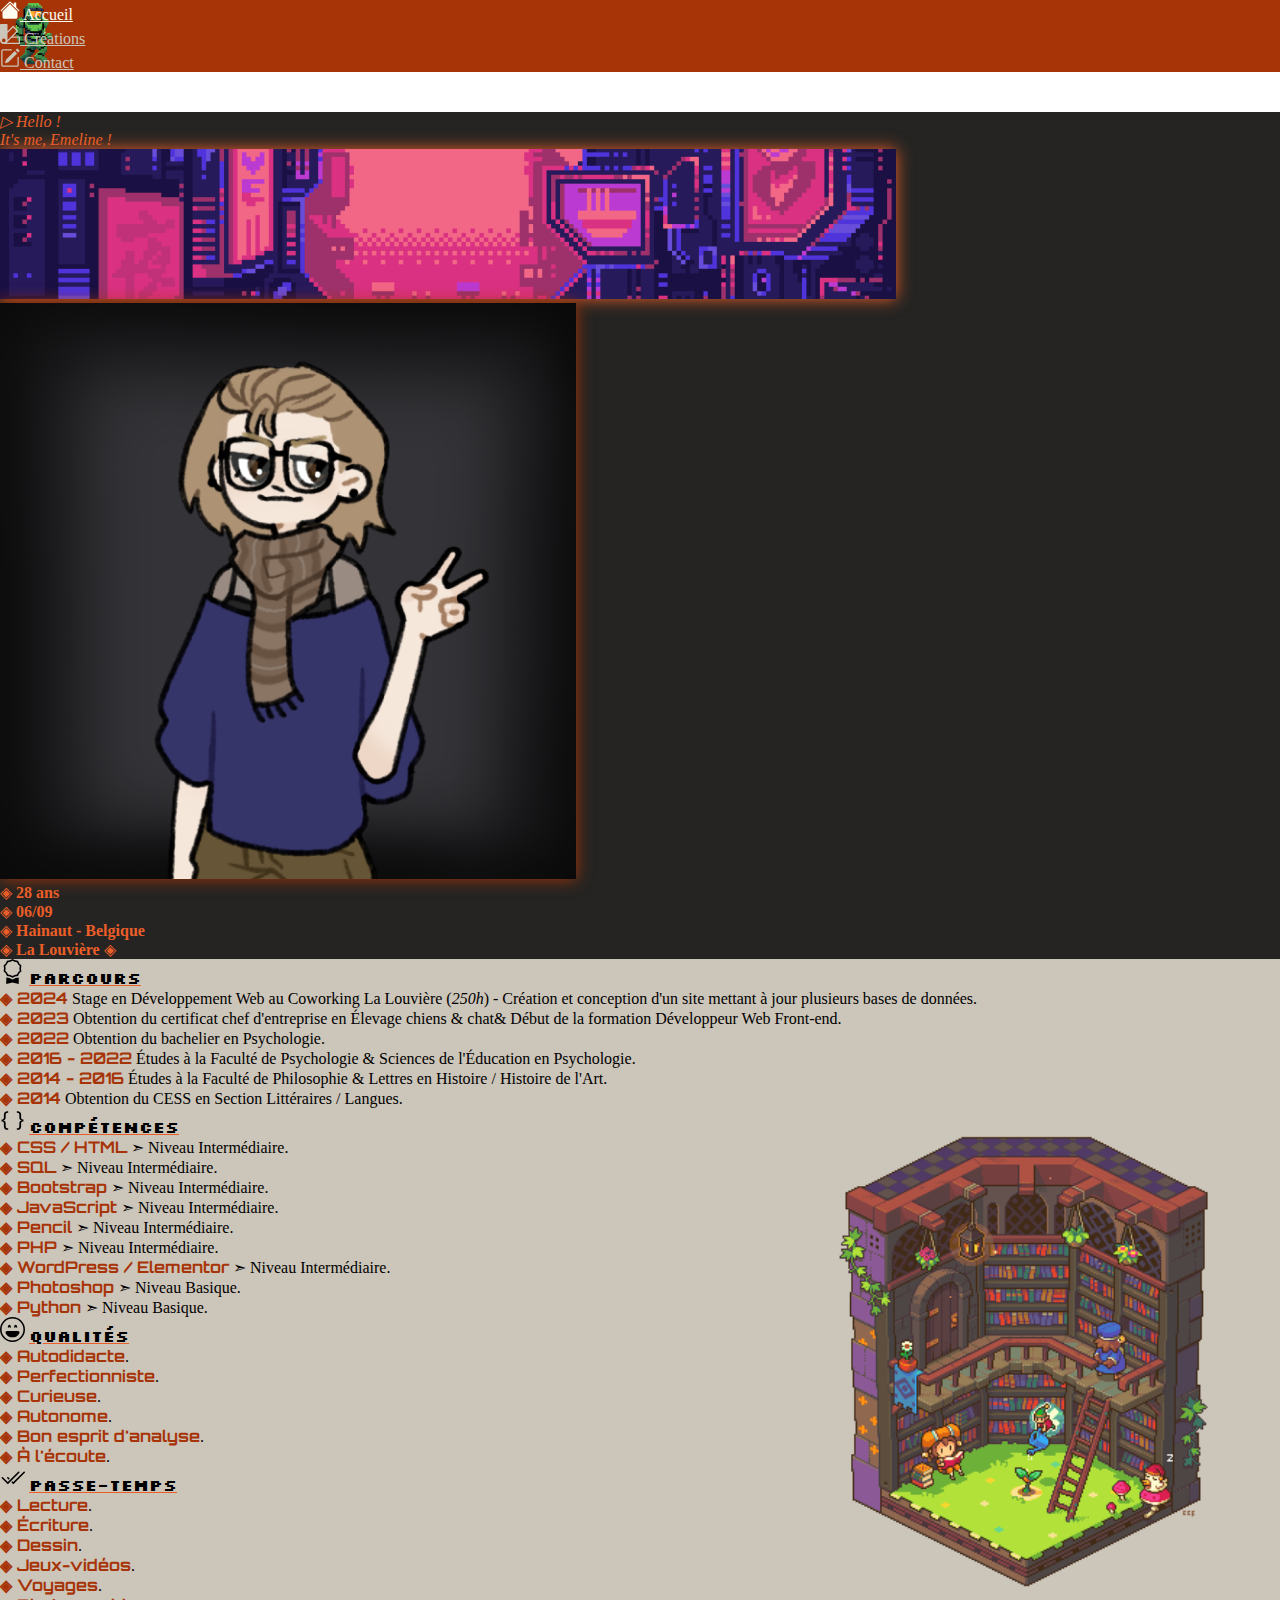
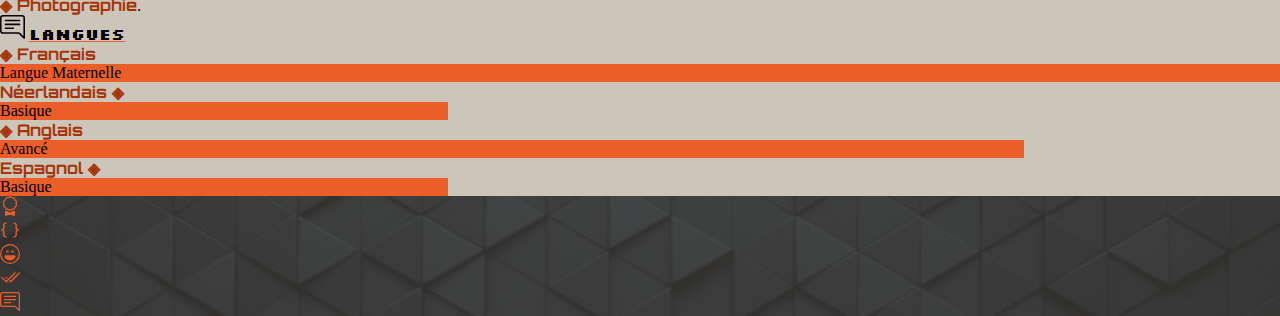
<file: index.html>
<!DOCTYPE html>
<html lang="fr">

<head>
    <meta charset="UTF-8">
    <meta name="viewport" content="width=device-width, initial-scale=1.0">
    <title>CV de Emeline De Roo</title>
    <link rel="preconnect" href="https://fonts.googleapis.com">
    <link rel="preconnect" href="https://fonts.gstatic.com" crossorigin>
    <link href="https://fonts.googleapis.com/css2?family=Orbitron&family=Silkscreen&display=swap" rel="stylesheet">
    <link href="https://cdn.jsdelivr.net/npm/bootstrap@5.3.2/dist/css/bootstrap.min.css" rel="stylesheet"
        integrity="sha384-T3c6CoIi6uLrA9TneNEoa7RxnatzjcDSCmG1MXxSR1GAsXEV/Dwwykc2MPK8M2HN" crossorigin="anonymous">
    <link rel="stylesheet" href="style.css">
</head>

<body>
    <header class="fixed-top">
        <nav>
            <div class="container-fluid">
                <div class="d-flex flex-wrap">
                    <ul
                        class="nav col-12 col-lg-autojustify-content-center align-items-center justify-content-center justify-content-sm-end text-small">
                        <li>
                            <a href="index.html" class="nav-link">
                                <svg xmlns="http://www.w3.org/2000/svg" width="20" height="20" fill="currentColor"
                                    class="bi bi-house-fill" viewBox="0 0 16 16">
                                    <path
                                        d="M8.707 1.5a1 1 0 0 0-1.414 0L.646 8.146a.5.5 0 0 0 .708.708L8 2.207l6.646 6.647a.5.5 0 0 0 .708-.708L13 5.793V2.5a.5.5 0 0 0-.5-.5h-1a.5.5 0 0 0-.5.5v1.293z" />
                                    <path
                                        d="m8 3.293 6 6V13.5a1.5 1.5 0 0 1-1.5 1.5h-9A1.5 1.5 0 0 1 2 13.5V9.293l6-6Z" />
                                </svg>
                                <span class="d-none d-lg-inline">Accueil</span>
                            </a>
                        </li>
                        <li>
                            <a href="créations/index.html" class="nav-link">
                                <svg xmlns="http://www.w3.org/2000/svg" width="20" height="20" fill="currentColor"
                                    class="bi bi-palette2" viewBox="0 0 16 16">
                                    <path
                                        d="M0 .5A.5.5 0 0 1 .5 0h5a.5.5 0 0 1 .5.5v5.277l4.147-4.131a.5.5 0 0 1 .707 0l3.535 3.536a.5.5 0 0 1 0 .708L10.261 10H15.5a.5.5 0 0 1 .5.5v5a.5.5 0 0 1-.5.5H3a2.99 2.99 0 0 1-2.121-.879A2.99 2.99 0 0 1 0 13.044m6-.21 7.328-7.3-2.829-2.828L6 7.188v5.647zM4.5 13a1.5 1.5 0 1 0-3 0 1.5 1.5 0 0 0 3 0M15 15v-4H9.258l-4.015 4zM0 .5v12.495z" />
                                    <path d="M0 12.995V13a3.07 3.07 0 0 0 0-.005" />
                                </svg>
                                <span class="d-none d-lg-inline">Créations</span>
                            </a>
                        </li>
                        <li>
                            <a href="contact/index.html" class="nav-link">
                                <svg xmlns="http://www.w3.org/2000/svg" width="20" height="20" fill="currentColor"
                                    class="bi bi-pencil-square" viewBox="0 0 16 16">
                                    <path
                                        d="M15.502 1.94a.5.5 0 0 1 0 .706L14.459 3.69l-2-2L13.502.646a.5.5 0 0 1 .707 0l1.293 1.293zm-1.75 2.456-2-2L4.939 9.21a.5.5 0 0 0-.121.196l-.805 2.414a.25.25 0 0 0 .316.316l2.414-.805a.5.5 0 0 0 .196-.12l6.813-6.814z" />
                                    <path fill-rule="evenodd"
                                        d="M1 13.5A1.5 1.5 0 0 0 2.5 15h11a1.5 1.5 0 0 0 1.5-1.5v-6a.5.5 0 0 0-1 0v6a.5.5 0 0 1-.5.5h-11a.5.5 0 0 1-.5-.5v-11a.5.5 0 0 1 .5-.5H9a.5.5 0 0 0 0-1H2.5A1.5 1.5 0 0 0 1 2.5z" />
                                </svg>
                                <span class="d-none d-lg-inline">Contact</span>
                            </a>
                        </li>
                    </ul>
                </div>
            </div>
        </nav>
    </header>

    <main>
        <div class="contenu d-flex flex-column flex-sm-row">
            <div class="intro d-flex flex-wrap align-items-center order-sm-1 text-center">
                <p class="py-2 pt-sm-0 col-12 m-auto"><em>▷ Hello ! <br class="d-none d-lg-block">
                        It's me, Emeline !</em></p>
                <img src="assets/images/back.gif" alt="Décor futuriste en pixel art par Alley"
                    class="img1 d-none d-lg-block border border-5 mx-auto">
                <img src="assets/images/avatar.png" alt="Avatar fait sur Picrew"
                    class="img-thumbnail rounded-circle mx-auto">
                <p class="py-2 pt-sm-0 col-12 m-auto">
                    ◈ <strong>28 ans</strong><br class="d-none d-sm-block">
                    ◈ <strong>06/09</strong><br class="d-none d-sm-block">
                    ◈ <strong>Hainaut - Belgique</strong><br class="d-none d-sm-block">
                    ◈ <strong>La Louvière</strong> <span class="d-sm-none">◈</span><br class="d-none d-lg-block">
            </div>
            <div data-bs-spy="scroll" data-bs-target="#navbar-example2" data-bs-root-margin="0px 0px -40%"
                data-bs-smooth-scroll="true"
                class="scrollspy-example d-grid order-sm-3 col-sm-6 col-md-8 col-xl-9 px-2 px-sm-4 py-3" tabindex="0">
                <h4 id="scrollspyHeading1" class="d-flex align-items-end mx-5 mb-3 text-uppercase">
                    <svg xmlns="http://www.w3.org/2000/svg" width="25" height="25" fill="currentColor"
                        class="bi bi-award me-2" viewBox="0 0 16 16">
                        <path
                            d="M9.669.864 8 0 6.331.864l-1.858.282-.842 1.68-1.337 1.32L2.6 6l-.306 1.854 1.337 1.32.842 1.68 1.858.282L8 12l1.669-.864 1.858-.282.842-1.68 1.337-1.32L13.4 6l.306-1.854-1.337-1.32-.842-1.68zm1.196 1.193.684 1.365 1.086 1.072L12.387 6l.248 1.506-1.086 1.072-.684 1.365-1.51.229L8 10.874l-1.355-.702-1.51-.229-.684-1.365-1.086-1.072L3.614 6l-.25-1.506 1.087-1.072.684-1.365 1.51-.229L8 1.126l1.356.702z" />
                        <path d="M4 11.794V16l4-1 4 1v-4.206l-2.018.306L8 13.126 6.018 12.1z" />
                    </svg>
                    <span>Parcours</span>
                </h4>
                <p>
                    <span>◈ 2024</span>
                    Stage en Développement Web au Coworking La Louvière (<i>250h</i>) - Création et conception d'un site
                    mettant à jour plusieurs bases de données.<br>
                    <span>◈ 2023</span>
                    Obtention du certificat chef d'entreprise en Élevage chiens & chat& Début de la formation
                    Développeur Web Front-end.<br>
                    <span>◈ 2022</span>
                    Obtention du bachelier en Psychologie.<br>
                    <span>◈ 2016 - 2022</span>
                    Études à la Faculté de Psychologie & Sciences de l'Éducation en Psychologie.<br>
                    <span>◈ 2014 - 2016</span>
                    Études à la Faculté de Philosophie & Lettres en Histoire / Histoire de l'Art.<br>
                    <span>◈ 2014</span>
                    Obtention du CESS en Section Littéraires / Langues.
                </p>
                <div class="bloc-infos d-sm-flex flex-wrap">
                    <div>
                        <h4 id="scrollspyHeading2" class="d-flex align-items-end mx-5 my-3 text-uppercase">
                            <svg xmlns="http://www.w3.org/2000/svg" width="25" height="25" fill="currentColor"
                                class="bi bi-braces me-2" viewBox="0 0 16 16">
                                <path
                                    d="M2.114 8.063V7.9c1.005-.102 1.497-.615 1.497-1.6V4.503c0-1.094.39-1.538 1.354-1.538h.273V2h-.376C3.25 2 2.49 2.759 2.49 4.352v1.524c0 1.094-.376 1.456-1.49 1.456v1.299c1.114 0 1.49.362 1.49 1.456v1.524c0 1.593.759 2.352 2.372 2.352h.376v-.964h-.273c-.964 0-1.354-.444-1.354-1.538V9.663c0-.984-.492-1.497-1.497-1.6zM13.886 7.9v.163c-1.005.103-1.497.616-1.497 1.6v1.798c0 1.094-.39 1.538-1.354 1.538h-.273v.964h.376c1.613 0 2.372-.759 2.372-2.352v-1.524c0-1.094.376-1.456 1.49-1.456V7.332c-1.114 0-1.49-.362-1.49-1.456V4.352C13.51 2.759 12.75 2 11.138 2h-.376v.964h.273c.964 0 1.354.444 1.354 1.538V6.3c0 .984.492 1.497 1.497 1.6" />
                            </svg>
                            <span>Compétences</span>
                        </h4>
                        <p>
                            <span>◈ CSS / HTML</span> ➣ Niveau Intermédiaire.<br>
                            <span>◈ SQL</span> ➣ Niveau Intermédiaire.<br>
                            <span>◈ Bootstrap</span> ➣ Niveau Intermédiaire.<br>
                            <span>◈ JavaScript</span> ➣ Niveau Intermédiaire.<br>
                            <span>◈ Pencil</span> ➣ Niveau Intermédiaire.<br>
                            <span>◈ PHP</span> ➣ Niveau Intermédiaire.<br>
                            <span>◈ WordPress / Elementor</span> ➣ Niveau Intermédiaire.<br>
                            <span>◈ Photoshop</span> ➣ Niveau Basique.<br>
                            <span>◈ Python</span> ➣ Niveau Basique.
                        </p>
                    </div>
                    <div>
                        <h4 id="scrollspyHeading4" class="d-flex align-items-end my-3 text-uppercase">
                            <svg xmlns="http://www.w3.org/2000/svg" width="25" height="25" fill="currentColor"
                                class="bi bi-emoji-laughing me-2" viewBox="0 0 16 16">
                                <path d="M8 15A7 7 0 1 1 8 1a7 7 0 0 1 0 14m0 1A8 8 0 1 0 8 0a8 8 0 0 0 0 16" />
                                <path
                                    d="M12.331 9.5a1 1 0 0 1 0 1A4.998 4.998 0 0 1 8 13a4.998 4.998 0 0 1-4.33-2.5A1 1 0 0 1 4.535 9h6.93a1 1 0 0 1 .866.5M7 6.5c0 .828-.448 0-1 0s-1 .828-1 0S5.448 5 6 5s1 .672 1 1.5m4 0c0 .828-.448 0-1 0s-1 .828-1 0S9.448 5 10 5s1 .672 1 1.5" />
                            </svg>
                            <span>Qualités</span>
                        </h4>
                        <p>
                            <span>◈ Autodidacte</span>.<br>
                            <span>◈ Perfectionniste</span>.<br>
                            <span>◈ Curieuse</span>.<br>
                            <span>◈ Autonome</span>.<br>
                            <span>◈ Bon esprit d'analyse</span>.<br>
                            <span>◈ À l'écoute</span>.<br>
                        </p>
                    </div>
                    <div>
                        <h4 id="scrollspyHeading5" class="d-flex align-items-end my-3 text-uppercase">
                            <svg xmlns="http://www.w3.org/2000/svg" width="25" height="25" fill="currentColor"
                                class="bi bi-check2-all me-2" viewBox="0 0 16 16">
                                <path
                                    d="M12.354 4.354a.5.5 0 0 0-.708-.708L5 10.293 1.854 7.146a.5.5 0 1 0-.708.708l3.5 3.5a.5.5 0 0 0 .708 0l7-7zm-4.208 7-.896-.897.707-.707.543.543 6.646-6.647a.5.5 0 0 1 .708.708l-7 7a.5.5 0 0 1-.708 0z" />
                                <path d="m5.354 7.146.896.897-.707.707-.897-.896a.5.5 0 1 1 .708-.708" />
                            </svg>
                            <span>Passe-temps</span>
                        </h4>
                        <p>
                            <span>◈ Lecture</span>.<br>
                            <span>◈ Écriture</span>.<br>
                            <span>◈ Dessin</span>.<br>
                            <span>◈ Jeux-vidéos</span>.<br>
                            <span>◈ Voyages</span>.<br>
                            <span>◈ Photographie</span>.<br>
                        </p>
                    </div>
                </div>
                <h4 id="scrollspyHeading3" class="d-flex align-items-end mx-5 my-3 text-uppercase">
                    <svg xmlns="http://www.w3.org/2000/svg" width="25" height="25" fill="currentColor"
                        class="bi bi-chat-right-text me-2" viewBox="0 0 16 16">
                        <path
                            d="M2 1a1 1 0 0 0-1 1v8a1 1 0 0 0 1 1h9.586a2 2 0 0 1 1.414.586l2 2V2a1 1 0 0 0-1-1zm12-1a2 2 0 0 1 2 2v12.793a.5.5 0 0 1-.854.353l-2.853-2.853a1 1 0 0 0-.707-.293H2a2 2 0 0 1-2-2V2a2 2 0 0 1 2-2z" />
                        <path
                            d="M3 3.5a.5.5 0 0 1 .5-.5h9a.5.5 0 0 1 0 1h-9a.5.5 0 0 1-.5-.5M3 6a.5.5 0 0 1 .5-.5h9a.5.5 0 0 1 0 1h-9A.5.5 0 0 1 3 6m0 2.5a.5.5 0 0 1 .5-.5h5a.5.5 0 0 1 0 1h-5a.5.5 0 0 1-.5-.5" />
                    </svg>
                    <span>Langues</span>
                </h4>
                <div class="row">
                    <div class="langues col-6">
                        <span>◈ Français</span>
                        <div class="progress" role="progressbar" aria-label="Example with label" aria-valuenow="100"
                            aria-valuemin="0" aria-valuemax="100">
                            <div class="progress-bar" style="width: 100%">Langue Maternelle</div>
                        </div>
                    </div>
                    <div class="langues col-6 text-end">
                        <span>Néerlandais ◈</span>
                        <div class="progress" role="progressbar" aria-label="Example with label" aria-valuenow="100"
                            aria-valuemin="0" aria-valuemax="100">
                            <div class="progress-bar" style="width: 35%">Basique</div>
                        </div>
                    </div>
                    <div class="langues col-6">
                        <span>◈ Anglais</span>
                        <div class="progress" role="progressbar" aria-label="Example with label" aria-valuenow="100"
                            aria-valuemin="0" aria-valuemax="100">
                            <div class="progress-bar" style="width: 80%">Avancé</div>
                        </div>
                    </div>
                    <div class="langues col-6 text-end">
                        <span>Espagnol ◈</span>
                        <div class="progress" role="progressbar" aria-label="Example with label" aria-valuenow="100"
                            aria-valuemin="0" aria-valuemax="100">
                            <div class="progress-bar" style="width: 35%">Basique</div>
                        </div>
                    </div>
                </div>
            </div>

            <div id="navbar-example2" class="navonglet d-sm-none py-2">
                <ul class="nav nav-pills">
                    <li class="nav-item m-auto">
                        <a class="nav-link" href="#scrollspyHeading1" title="Parcours">
                            <svg xmlns="http://www.w3.org/2000/svg" width="20" height="20" fill="currentColor"
                                class="bi bi-award" viewBox="0 0 16 16">
                                <path
                                    d="M9.669.864 8 0 6.331.864l-1.858.282-.842 1.68-1.337 1.32L2.6 6l-.306 1.854 1.337 1.32.842 1.68 1.858.282L8 12l1.669-.864 1.858-.282.842-1.68 1.337-1.32L13.4 6l.306-1.854-1.337-1.32-.842-1.68zm1.196 1.193.684 1.365 1.086 1.072L12.387 6l.248 1.506-1.086 1.072-.684 1.365-1.51.229L8 10.874l-1.355-.702-1.51-.229-.684-1.365-1.086-1.072L3.614 6l-.25-1.506 1.087-1.072.684-1.365 1.51-.229L8 1.126l1.356.702z" />
                                <path d="M4 11.794V16l4-1 4 1v-4.206l-2.018.306L8 13.126 6.018 12.1z" />
                            </svg>
                        </a>
                    </li>
                    <li class="nav-item m-auto">
                        <a class="nav-link" href="#scrollspyHeading2" title="Compétences">
                            <svg xmlns="http://www.w3.org/2000/svg" width="20" height="20" fill="currentColor"
                                class="bi bi-braces" viewBox="0 0 16 16">
                                <path
                                    d="M2.114 8.063V7.9c1.005-.102 1.497-.615 1.497-1.6V4.503c0-1.094.39-1.538 1.354-1.538h.273V2h-.376C3.25 2 2.49 2.759 2.49 4.352v1.524c0 1.094-.376 1.456-1.49 1.456v1.299c1.114 0 1.49.362 1.49 1.456v1.524c0 1.593.759 2.352 2.372 2.352h.376v-.964h-.273c-.964 0-1.354-.444-1.354-1.538V9.663c0-.984-.492-1.497-1.497-1.6zM13.886 7.9v.163c-1.005.103-1.497.616-1.497 1.6v1.798c0 1.094-.39 1.538-1.354 1.538h-.273v.964h.376c1.613 0 2.372-.759 2.372-2.352v-1.524c0-1.094.376-1.456 1.49-1.456V7.332c-1.114 0-1.49-.362-1.49-1.456V4.352C13.51 2.759 12.75 2 11.138 2h-.376v.964h.273c.964 0 1.354.444 1.354 1.538V6.3c0 .984.492 1.497 1.497 1.6" />
                            </svg>

                        </a>
                    </li>
                    <li class="nav-item m-auto">
                        <a class="nav-link" href="#scrollspyHeading4" title="Qualités">
                            <svg xmlns="http://www.w3.org/2000/svg" width="20" height="20" fill="currentColor"
                                class="bi bi-emoji-laughing me-2" viewBox="0 0 16 16">
                                <path d="M8 15A7 7 0 1 1 8 1a7 7 0 0 1 0 14m0 1A8 8 0 1 0 8 0a8 8 0 0 0 0 16" />
                                <path
                                    d="M12.331 9.5a1 1 0 0 1 0 1A4.998 4.998 0 0 1 8 13a4.998 4.998 0 0 1-4.33-2.5A1 1 0 0 1 4.535 9h6.93a1 1 0 0 1 .866.5M7 6.5c0 .828-.448 0-1 0s-1 .828-1 0S5.448 5 6 5s1 .672 1 1.5m4 0c0 .828-.448 0-1 0s-1 .828-1 0S9.448 5 10 5s1 .672 1 1.5" />
                            </svg>
                        </a>
                    </li>
                    <li class="nav-item m-auto">
                        <a class="nav-link" href="#scrollspyHeading5" title="Passe-temps">
                            <svg xmlns="http://www.w3.org/2000/svg" width="20" height="20" fill="currentColor"
                                class="bi bi-check2-all" viewBox="0 0 16 16">
                                <path
                                    d="M12.354 4.354a.5.5 0 0 0-.708-.708L5 10.293 1.854 7.146a.5.5 0 1 0-.708.708l3.5 3.5a.5.5 0 0 0 .708 0l7-7zm-4.208 7-.896-.897.707-.707.543.543 6.646-6.647a.5.5 0 0 1 .708.708l-7 7a.5.5 0 0 1-.708 0z" />
                                <path d="m5.354 7.146.896.897-.707.707-.897-.896a.5.5 0 1 1 .708-.708" />
                            </svg>
                        </a>
                    </li>
                    <li class="nav-item m-auto">
                        <a class="nav-link" href="#scrollspyHeading3" title="Langues">
                            <svg xmlns="http://www.w3.org/2000/svg" width="20" height="20" fill="currentColor"
                                class="bi bi-chat-right-text" viewBox="0 0 16 16">
                                <path
                                    d="M2 1a1 1 0 0 0-1 1v8a1 1 0 0 0 1 1h9.586a2 2 0 0 1 1.414.586l2 2V2a1 1 0 0 0-1-1zm12-1a2 2 0 0 1 2 2v12.793a.5.5 0 0 1-.854.353l-2.853-2.853a1 1 0 0 0-.707-.293H2a2 2 0 0 1-2-2V2a2 2 0 0 1 2-2z" />
                                <path
                                    d="M3 3.5a.5.5 0 0 1 .5-.5h9a.5.5 0 0 1 0 1h-9a.5.5 0 0 1-.5-.5M3 6a.5.5 0 0 1 .5-.5h9a.5.5 0 0 1 0 1h-9A.5.5 0 0 1 3 6m0 2.5a.5.5 0 0 1 .5-.5h5a.5.5 0 0 1 0 1h-5a.5.5 0 0 1-.5-.5" />
                            </svg>
                        </a>
                    </li>
                </ul>
            </div>

        </div>
    </main>
</body>

</html>
</file>
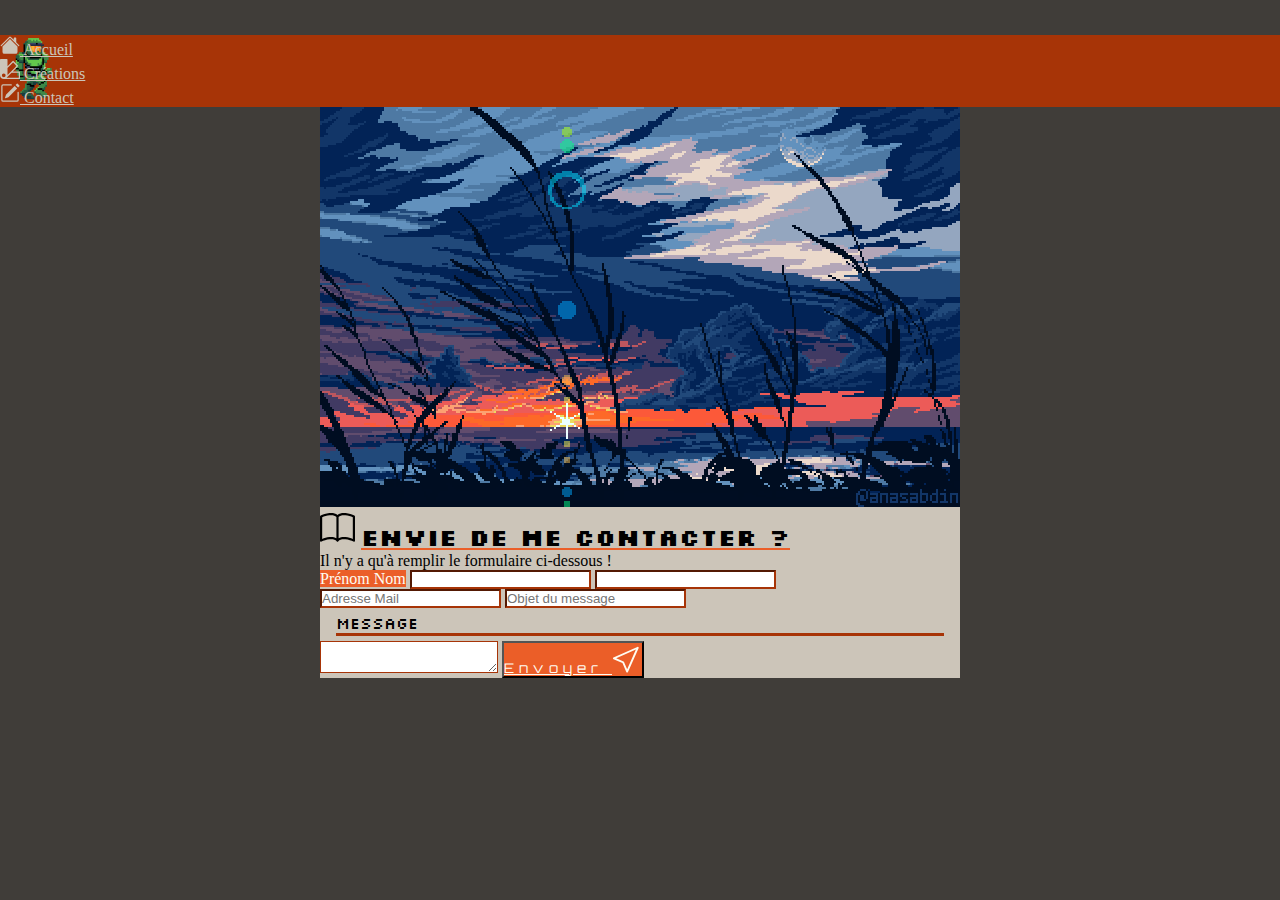
<file: contact/index.html>
<!DOCTYPE html>
<html lang="fr">

<head>
    <meta charset="UTF-8">
    <meta name="viewport" content="width=device-width, initial-scale=1.0">
    <title>CV de Emeline De Roo</title>
    <link rel="preconnect" href="https://fonts.googleapis.com">
    <link rel="preconnect" href="https://fonts.gstatic.com" crossorigin>
    <link href="https://fonts.googleapis.com/css2?family=Orbitron&family=Silkscreen&display=swap" rel="stylesheet">
    <link href="https://cdn.jsdelivr.net/npm/bootstrap@5.3.2/dist/css/bootstrap.min.css" rel="stylesheet"
        integrity="sha384-T3c6CoIi6uLrA9TneNEoa7RxnatzjcDSCmG1MXxSR1GAsXEV/Dwwykc2MPK8M2HN" crossorigin="anonymous">
    <link rel="stylesheet" href="style.css">
</head>

<body>
    <header class="fixed-top">
        <nav>
            <div class="container-fluid">
                <div class="d-flex flex-wrap">
                    <ul
                        class="nav col-12 col-lg-autojustify-content-center align-items-center justify-content-center justify-content-sm-end text-small">
                        <li>
                            <a href="../index.html" class="nav-link">
                                <svg xmlns="http://www.w3.org/2000/svg" width="20" height="20" fill="currentColor"
                                    class="bi bi-house-fill" viewBox="0 0 16 16">
                                    <path
                                        d="M8.707 1.5a1 1 0 0 0-1.414 0L.646 8.146a.5.5 0 0 0 .708.708L8 2.207l6.646 6.647a.5.5 0 0 0 .708-.708L13 5.793V2.5a.5.5 0 0 0-.5-.5h-1a.5.5 0 0 0-.5.5v1.293z" />
                                    <path
                                        d="m8 3.293 6 6V13.5a1.5 1.5 0 0 1-1.5 1.5h-9A1.5 1.5 0 0 1 2 13.5V9.293l6-6Z" />
                                </svg>
                                <span class="d-none d-lg-inline">Accueil</span>
                            </a>
                        </li>
                        <li>
                            <a href="../créations/index.html" class="nav-link">
                                <svg xmlns="http://www.w3.org/2000/svg" width="20" height="20" fill="currentColor"
                                    class="bi bi-palette2" viewBox="0 0 16 16">
                                    <path
                                        d="M0 .5A.5.5 0 0 1 .5 0h5a.5.5 0 0 1 .5.5v5.277l4.147-4.131a.5.5 0 0 1 .707 0l3.535 3.536a.5.5 0 0 1 0 .708L10.261 10H15.5a.5.5 0 0 1 .5.5v5a.5.5 0 0 1-.5.5H3a2.99 2.99 0 0 1-2.121-.879A2.99 2.99 0 0 1 0 13.044m6-.21 7.328-7.3-2.829-2.828L6 7.188v5.647zM4.5 13a1.5 1.5 0 1 0-3 0 1.5 1.5 0 0 0 3 0M15 15v-4H9.258l-4.015 4zM0 .5v12.495z" />
                                    <path d="M0 12.995V13a3.07 3.07 0 0 0 0-.005" />
                                </svg>
                                <span class="d-none d-lg-inline">Créations</span>
                            </a>
                        </li>
                        <li>
                            <a href="index.html" class="nav-link">
                                <svg xmlns="http://www.w3.org/2000/svg" width="20" height="20" fill="currentColor"
                                    class="bi bi-pencil-square" viewBox="0 0 16 16">
                                    <path
                                        d="M15.502 1.94a.5.5 0 0 1 0 .706L14.459 3.69l-2-2L13.502.646a.5.5 0 0 1 .707 0l1.293 1.293zm-1.75 2.456-2-2L4.939 9.21a.5.5 0 0 0-.121.196l-.805 2.414a.25.25 0 0 0 .316.316l2.414-.805a.5.5 0 0 0 .196-.12l6.813-6.814z" />
                                    <path fill-rule="evenodd"
                                        d="M1 13.5A1.5 1.5 0 0 0 2.5 15h11a1.5 1.5 0 0 0 1.5-1.5v-6a.5.5 0 0 0-1 0v6a.5.5 0 0 1-.5.5h-11a.5.5 0 0 1-.5-.5v-11a.5.5 0 0 1 .5-.5H9a.5.5 0 0 0 0-1H2.5A1.5 1.5 0 0 0 1 2.5z" />
                                </svg>
                                <span class="d-none d-lg-inline">Contact</span>
                            </a>
                        </li>
                    </ul>
                </div>
            </div>
        </nav>
    </header>

    <main>
        <div class="container-sm p-4">
            <div class="card">
                <img src="../assets/images/background-contact.gif" class="card-img-top"
                    alt="Celestial Neighbors par anasabdin">
                <div class="card-body">
                    <h2 class="card-title text-center">
                        <svg xmlns="http://www.w3.org/2000/svg" width="35" height="35" fill="currentColor"
                            class="bi bi-book" viewBox="0 0 16 16">
                            <path
                                d="M1 2.828c.885-.37 2.154-.769 3.388-.893 1.33-.134 2.458.063 3.112.752v9.746c-.935-.53-2.12-.603-3.213-.493-1.18.12-2.37.461-3.287.811V2.828zm7.5-.141c.654-.689 1.782-.886 3.112-.752 1.234.124 2.503.523 3.388.893v9.923c-.918-.35-2.107-.692-3.287-.81-1.094-.111-2.278-.039-3.213.492V2.687zM8 1.783C7.015.936 5.587.81 4.287.94c-1.514.153-3.042.672-3.994 1.105A.5.5 0 0 0 0 2.5v11a.5.5 0 0 0 .707.455c.882-.4 2.303-.881 3.68-1.02 1.409-.142 2.59.087 3.223.877a.5.5 0 0 0 .78 0c.633-.79 1.814-1.019 3.222-.877 1.378.139 2.8.62 3.681 1.02A.5.5 0 0 0 16 13.5v-11a.5.5 0 0 0-.293-.455c-.952-.433-2.48-.952-3.994-1.105C10.413.809 8.985.936 8 1.783" />
                        </svg>
                        <span>Envie de me contacter ?</span>
                    </h2>
                    <p class="card-text text-center">Il n'y a qu'à remplir le formulaire ci-dessous !</p>
                    <form onSubmit="return Verification()">
                        <div class="input-group my-2">
                            <span class="input-group-text">Prénom Nom</span>
                            <input type="text" aria-label="First name" id="idPrenom" class="form-control">
                            <input type="text" aria-label="Last name" id="idNom" class="form-control">
                        </div>
                        <input type="email" class="form-control my-2" id="idMail" placeholder="Adresse Mail">
                        <input type="text" aria-label="Objet" id="idObjet" placeholder="Objet du message"
                            class="form-control">
                        <span class="Message">Message</span>
                        <textarea class="form-control" id="idMessage" aria-label="Description"></textarea>
                        <span class="error" id="idError">
                            <svg xmlns="http://www.w3.org/2000/svg" width="20" height="20" fill="currentColor"
                                class="bi bi-exclamation-triangle me-2" viewBox="0 0 16 16">
                                <path
                                    d="M7.938 2.016A.13.13 0 0 1 8.002 2a.13.13 0 0 1 .063.016.146.146 0 0 1 .054.057l6.857 11.667c.036.06.035.124.002.183a.163.163 0 0 1-.054.06.116.116 0 0 1-.066.017H1.146a.115.115 0 0 1-.066-.017.163.163 0 0 1-.054-.06.176.176 0 0 1 .002-.183L7.884 2.073a.147.147 0 0 1 .054-.057zm1.044-.45a1.13 1.13 0 0 0-1.96 0L.165 13.233c-.457.778.091 1.767.98 1.767h13.713c.889 0 1.438-.99.98-1.767L8.982 1.566z" />
                                <path
                                    d="M7.002 12a1 1 0 1 1 2 0 1 1 0 0 1-2 0zM7.1 5.995a.905.905 0 1 1 1.8 0l-.35 3.507a.552.552 0 0 1-1.1 0z" />
                            </svg>
                            Remplissez tous les champs ci-dessus !
                        </span>
                        <button class="w-100 btn btn-lg fw-bold my-2" type="submit">
                            Envoyer
                            <svg xmlns="http://www.w3.org/2000/svg" width="30" height="30" fill="currentColor"
                                class="bi bi-cursor" viewBox="0 0 16 16">
                                <path
                                    d="M14.082 2.182a.5.5 0 0 1 .103.557L8.528 15.467a.5.5 0 0 1-.917-.007L5.57 10.694.803 8.652a.5.5 0 0 1-.006-.916l12.728-5.657a.5.5 0 0 1 .556.103zM2.25 8.184l3.897 1.67a.5.5 0 0 1 .262.263l1.67 3.897L12.743 3.52z" />
                            </svg>
                        </button>
                    </form>
                </div>
            </div>
        </div>
    </main>
    <script src="script.js"></script>
</body>

</html>
</file>
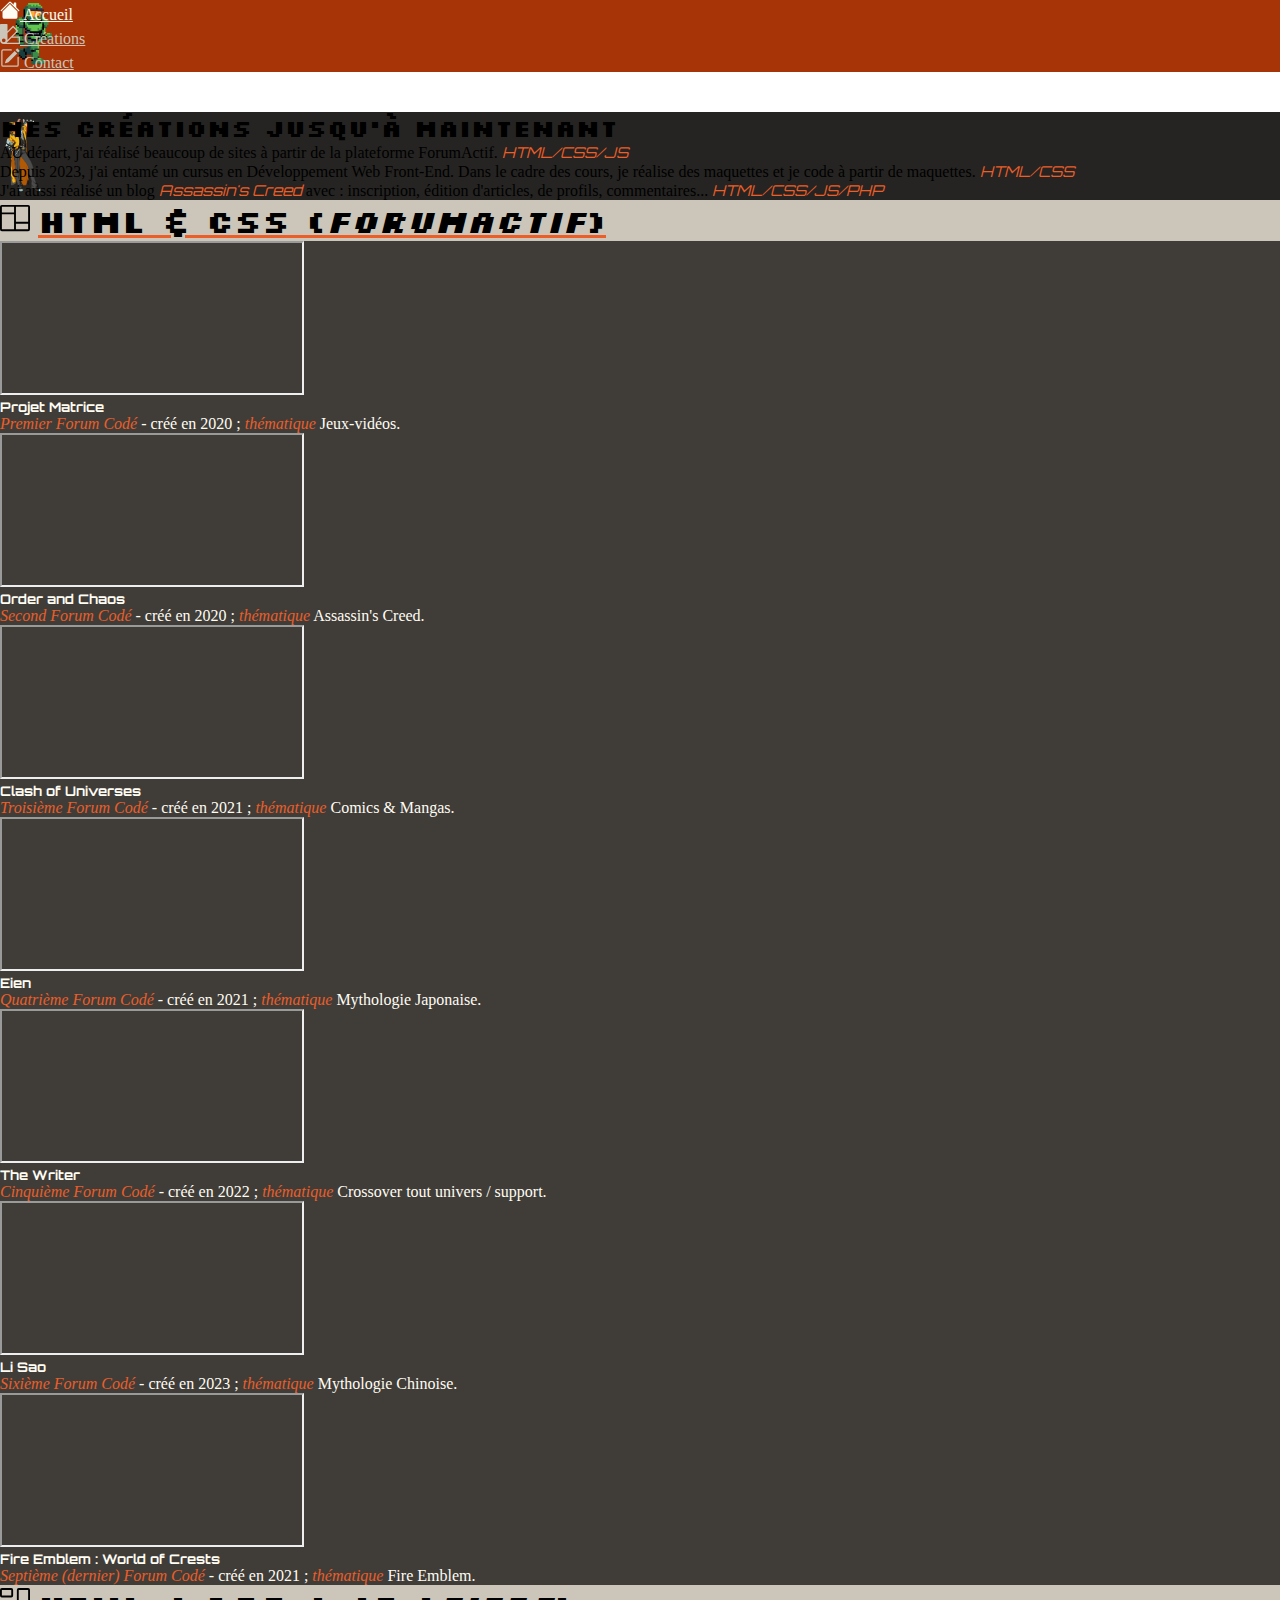
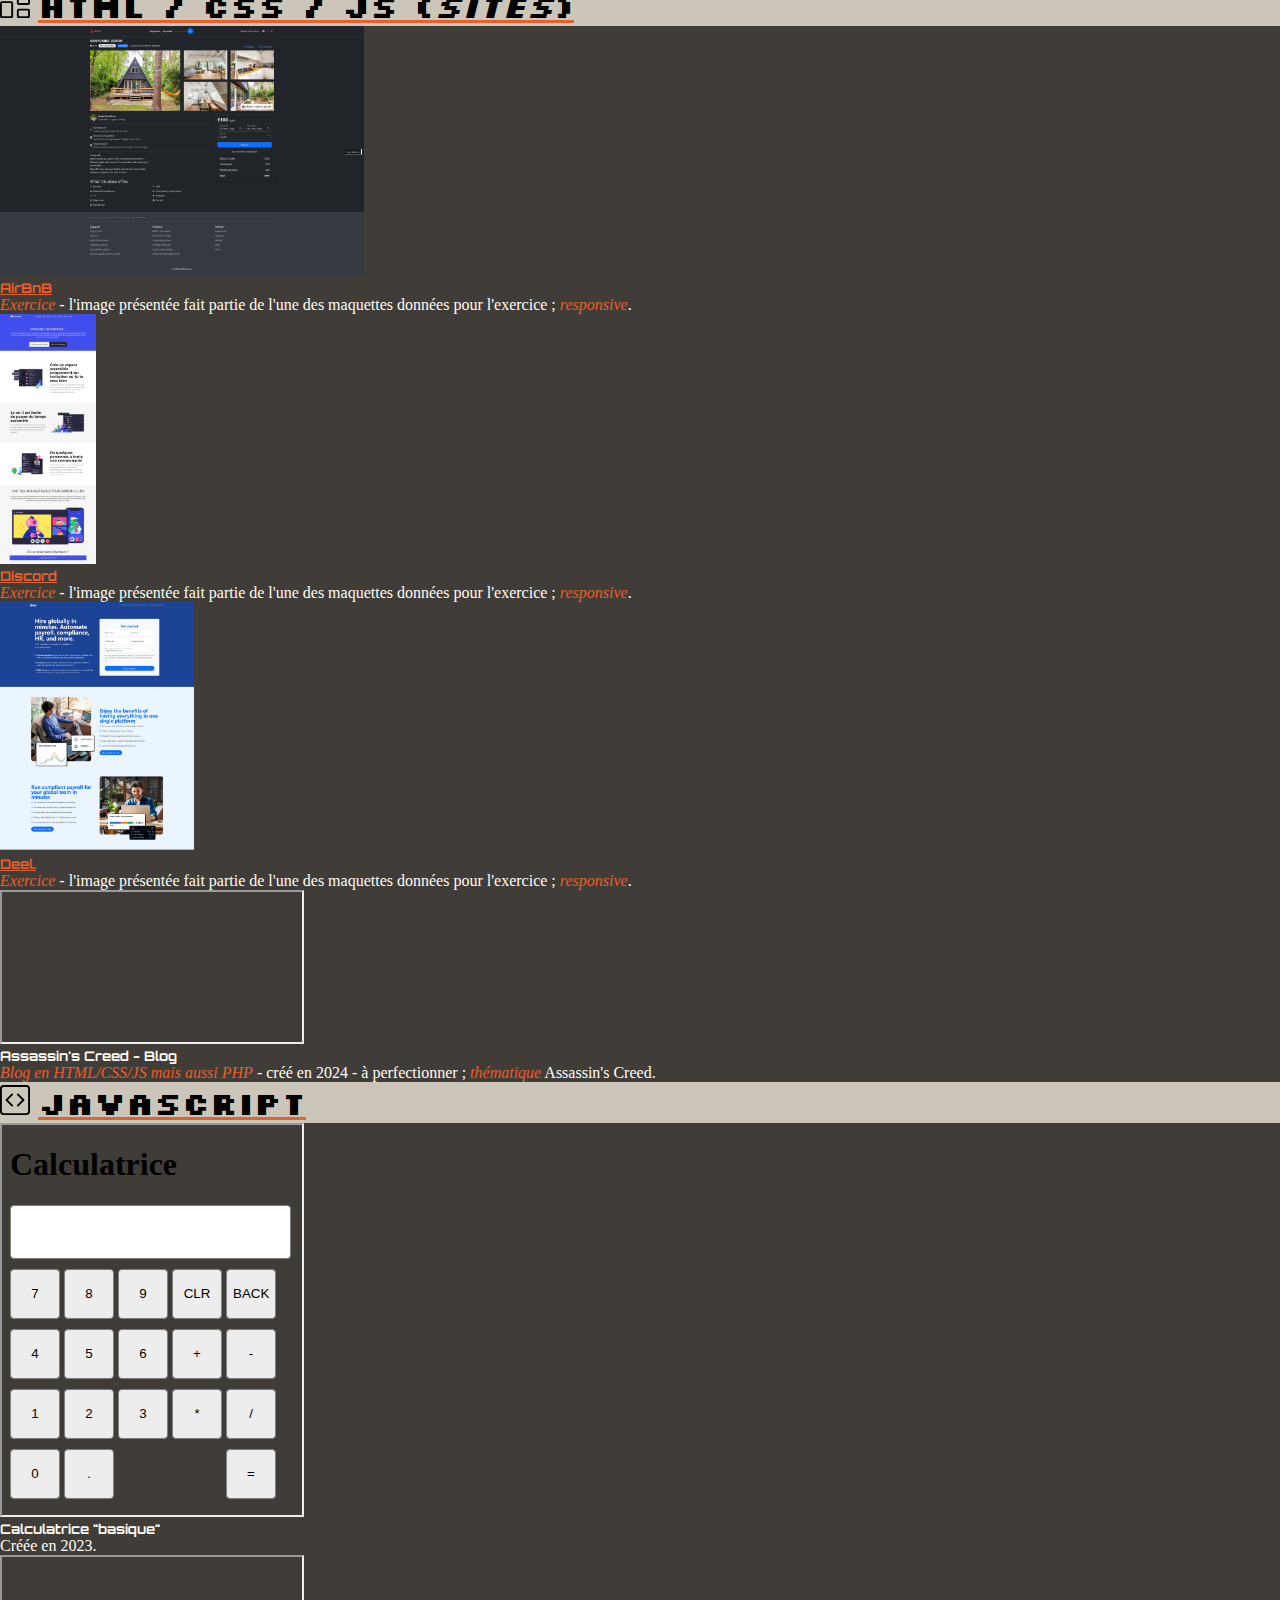
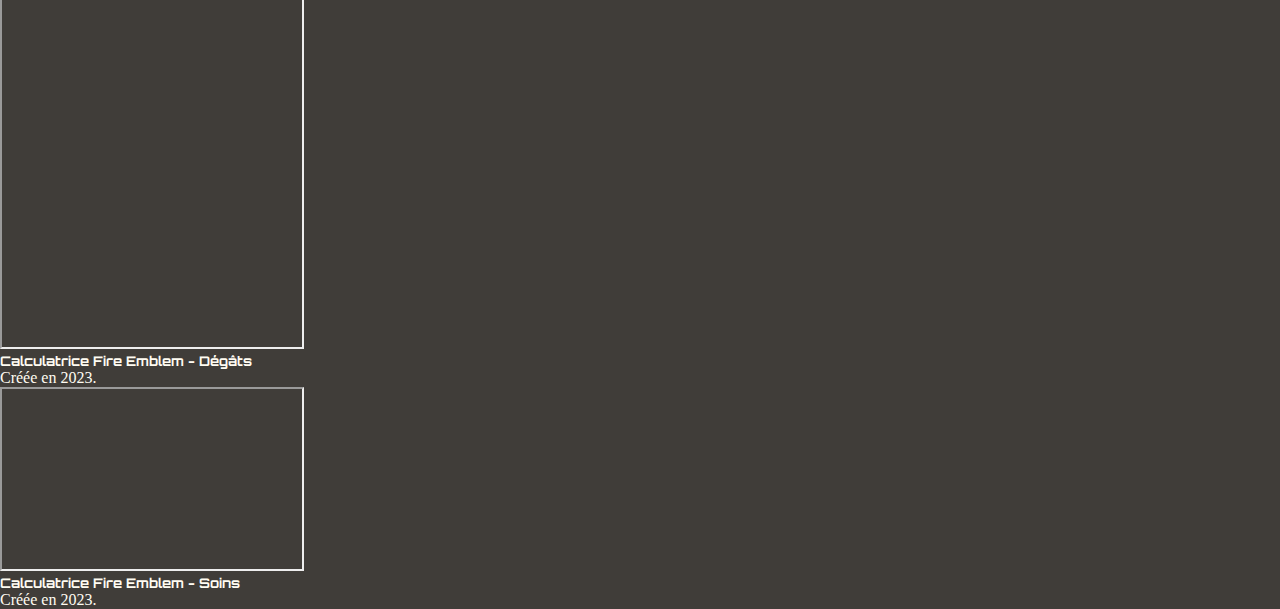
<file: créations/index.html>
<!DOCTYPE html>
<html lang="fr">

<head>
    <meta charset="UTF-8">
    <meta name="viewport" content="width=device-width, initial-scale=1.0">
    <title>CV de Emeline De Roo</title>
    <link rel="preconnect" href="https://fonts.googleapis.com">
    <link rel="preconnect" href="https://fonts.gstatic.com" crossorigin>
    <link href="https://fonts.googleapis.com/css2?family=Orbitron&family=Silkscreen&display=swap" rel="stylesheet">
    <link href="https://cdn.jsdelivr.net/npm/bootstrap@5.3.2/dist/css/bootstrap.min.css" rel="stylesheet"
        integrity="sha384-T3c6CoIi6uLrA9TneNEoa7RxnatzjcDSCmG1MXxSR1GAsXEV/Dwwykc2MPK8M2HN" crossorigin="anonymous">
    <link rel="stylesheet" href="style.css">
</head>

<body>
    <header class="fixed-top">
        <nav>
            <div class="container-fluid">
                <div class="d-flex flex-wrap">
                    <ul
                        class="nav col-12 col-lg-autojustify-content-center align-items-center justify-content-center justify-content-sm-end text-small">
                        <li>
                            <a href="../index.html" class="nav-link">
                                <svg xmlns="http://www.w3.org/2000/svg" width="20" height="20" fill="currentColor"
                                    class="bi bi-house-fill" viewBox="0 0 16 16">
                                    <path
                                        d="M8.707 1.5a1 1 0 0 0-1.414 0L.646 8.146a.5.5 0 0 0 .708.708L8 2.207l6.646 6.647a.5.5 0 0 0 .708-.708L13 5.793V2.5a.5.5 0 0 0-.5-.5h-1a.5.5 0 0 0-.5.5v1.293z" />
                                    <path
                                        d="m8 3.293 6 6V13.5a1.5 1.5 0 0 1-1.5 1.5h-9A1.5 1.5 0 0 1 2 13.5V9.293l6-6Z" />
                                </svg>
                                <span class="d-none d-lg-inline">Accueil</span>
                            </a>
                        </li>
                        <li>
                            <a href="index.html" class="nav-link">
                                <svg xmlns="http://www.w3.org/2000/svg" width="20" height="20" fill="currentColor"
                                    class="bi bi-palette2" viewBox="0 0 16 16">
                                    <path
                                        d="M0 .5A.5.5 0 0 1 .5 0h5a.5.5 0 0 1 .5.5v5.277l4.147-4.131a.5.5 0 0 1 .707 0l3.535 3.536a.5.5 0 0 1 0 .708L10.261 10H15.5a.5.5 0 0 1 .5.5v5a.5.5 0 0 1-.5.5H3a2.99 2.99 0 0 1-2.121-.879A2.99 2.99 0 0 1 0 13.044m6-.21 7.328-7.3-2.829-2.828L6 7.188v5.647zM4.5 13a1.5 1.5 0 1 0-3 0 1.5 1.5 0 0 0 3 0M15 15v-4H9.258l-4.015 4zM0 .5v12.495z" />
                                    <path d="M0 12.995V13a3.07 3.07 0 0 0 0-.005" />
                                </svg>
                                <span class="d-none d-lg-inline">Créations</span>
                            </a>
                        </li>
                        <li>
                            <a href="../contact/index.html" class="nav-link">
                                <svg xmlns="http://www.w3.org/2000/svg" width="20" height="20" fill="currentColor"
                                    class="bi bi-pencil-square" viewBox="0 0 16 16">
                                    <path
                                        d="M15.502 1.94a.5.5 0 0 1 0 .706L14.459 3.69l-2-2L13.502.646a.5.5 0 0 1 .707 0l1.293 1.293zm-1.75 2.456-2-2L4.939 9.21a.5.5 0 0 0-.121.196l-.805 2.414a.25.25 0 0 0 .316.316l2.414-.805a.5.5 0 0 0 .196-.12l6.813-6.814z" />
                                    <path fill-rule="evenodd"
                                        d="M1 13.5A1.5 1.5 0 0 0 2.5 15h11a1.5 1.5 0 0 0 1.5-1.5v-6a.5.5 0 0 0-1 0v6a.5.5 0 0 1-.5.5h-11a.5.5 0 0 1-.5-.5v-11a.5.5 0 0 1 .5-.5H9a.5.5 0 0 0 0-1H2.5A1.5 1.5 0 0 0 1 2.5z" />
                                </svg>
                                <span class="d-none d-lg-inline">Contact</span>
                            </a>
                        </li>
                    </ul>
                </div>
            </div>
        </nav>
    </header>

    <main>
        <div class="creation">
            <section class="py-5 text-center container">
                <div class="row py-lg-5">
                    <div class="col-lg-6 col-md-8 mx-auto">
                        <h2 class="fw-light text-white">Mes créations jusqu'à maintenant</h2>
                        <p class="lead text-secondary">
                            AU départ, j'ai réalisé beaucoup de sites à partir de la plateforme ForumActif.
                            <em>HTML/CSS/JS</em>
                            <br>
                            Depuis 2023, j'ai entamé un cursus en Développement Web Front-End. Dans le cadre des cours,
                            je réalise des maquettes et je code à partir de maquettes. <em>HTML/CSS</em>
                            <br>
                            J'ai aussi réalisé un blog <em>Assassin's Creed</em> avec : inscription, édition d'articles,
                            de profils, commentaires... <em>HTML/CSS/JS/PHP</em>
                        </p>
                    </div>
                </div>
            </section>
        </div>

        <div class="album py-5">
            <div class="container">
                <h1 class="text-center m-4">
                    <svg xmlns="http://www.w3.org/2000/svg" width="30" height="30" fill="currentColor"
                        class="bi bi-columns" viewBox="0 0 16 16">
                        <path
                            d="M0 2a1 1 0 0 1 1-1h14a1 1 0 0 1 1 1v12a1 1 0 0 1-1 1H1a1 1 0 0 1-1-1zm8.5 0v8H15V2zm0 9v3H15v-3zm-1-9H1v3h6.5zM1 14h6.5V6H1z" />
                    </svg>
                    <span>HTML & CSS (<em>ForumActif</em>)</span>
                </h1>
                <div class="row row-cols-1 row-cols-sm-2 row-cols-md-3 g-3">
                    <div class="col">
                        <div class="card shadow-sm">
                            <iframe class="bd-placeholder-img card-img-top"
                                src="https://drive.google.com/file/d/1nwRr2VnZlYXv5t-c2hWh8YX3mkdSvCTX/preview"
                                allow="autoplay">
                            </iframe>
                            <div class="card-body">
                                <h5 class="card-title text-center">Projet Matrice</h5>
                                <p class="card-text"><em>Premier Forum Codé</em> - créé en 2020 ; <i>thématique</i>
                                    Jeux-vidéos.</p>
                            </div>
                        </div>
                    </div>
                    <div class="col">
                        <div class="card shadow-sm">
                            <iframe class="bd-placeholder-img card-img-top"
                                src="https://drive.google.com/file/d/1AD06_S5Ew3hQoolZHISqZX5iP-Zuf5CH/preview"
                                allow="autoplay">
                            </iframe>
                            <div class="card-body">
                                <h5 class="card-title text-center">Order and Chaos</h5>
                                <p class="card-text"><em>Second Forum Codé</em> - créé en 2020 ; <i>thématique</i>
                                    Assassin's Creed.</p>
                            </div>
                        </div>
                    </div>
                    <div class="col">
                        <div class="card shadow-sm">
                            <iframe class="bd-placeholder-img card-img-top"
                                src="https://drive.google.com/file/d/1cbmTSm6Nb8xo94LttgZoxg3APCYy6ogn/preview"
                                allow="autoplay">
                            </iframe>
                            <div class="card-body">
                                <h5 class="card-title text-center">Clash of Universes</h5>
                                <p class="card-text"><em>Troisième Forum Codé</em> - créé en 2021 ; <i>thématique</i>
                                    Comics & Mangas.</p>
                            </div>
                        </div>
                    </div>


                    <div class="col">
                        <div class="card shadow-sm">
                            <iframe class="bd-placeholder-img card-img-top"
                                src="https://drive.google.com/file/d/1PeYe2ntHhosI1cdCblnlJR0OCk0xbWhb/preview"
                                allow="autoplay">
                            </iframe>
                            <div class="card-body">
                                <h5 class="card-title text-center">Eien</h5>
                                <p class="card-text"><em>Quatrième Forum Codé</em> - créé en 2021 ; <i>thématique</i>
                                    Mythologie Japonaise.</p>
                            </div>
                        </div>
                    </div>
                    <div class="col">
                        <div class="card shadow-sm">
                            <iframe class="bd-placeholder-img card-img-top"
                                src="https://drive.google.com/file/d/1aO0YGhHCE_IhOQtRhYVg5QeeLKIp7R6m/preview"
                                allow="autoplay">
                            </iframe>
                            <div class="card-body">
                                <h5 class="card-title text-center">The Writer</h5>
                                <p class="card-text"><em>Cinquième Forum Codé</em> - créé en 2022 ; <i>thématique</i>
                                    Crossover tout univers / support.</p>
                            </div>
                        </div>
                    </div>
                    <div class="col">
                        <div class="card shadow-sm">
                            <iframe class="bd-placeholder-img card-img-top"
                                src="https://drive.google.com/file/d/1tTgi18mWU5hcold-smHK1k0Qw9OpiRKz/preview"
                                allow="autoplay">
                            </iframe>
                            <div class="card-body">
                                <h5 class="card-title text-center">Li Sao</h5>
                                <p class="card-text"><em>Sixième Forum Codé</em> - créé en 2023 ; <i>thématique</i>
                                    Mythologie Chinoise.</p>
                            </div>
                        </div>
                    </div>

                    <div class="col">
                        <div class="card shadow-sm">
                            <iframe class="bd-placeholder-img card-img-top"
                                src="https://drive.google.com/file/d/14C4MUEeHM1IdRl4aFNb2IWu9UJwC-D1Q/preview"
                                allow="autoplay">
                            </iframe>
                            <div class="card-body">
                                <h5 class="card-title text-center">Fire Emblem : World of Crests</h5>
                                <p class="card-text"><em>Septième (dernier) Forum Codé</em> - créé en 2021 ;
                                    <i>thématique</i> Fire Emblem.
                                </p>
                            </div>
                        </div>
                    </div>
                </div>

                <h1 class="text-center m-4">
                    <svg xmlns="http://www.w3.org/2000/svg" width="30" height="30" fill="currentColor"
                        class="bi bi-columns-gap" viewBox="0 0 16 16">
                        <path
                            d="M6 1v3H1V1zM1 0a1 1 0 0 0-1 1v3a1 1 0 0 0 1 1h5a1 1 0 0 0 1-1V1a1 1 0 0 0-1-1zm14 12v3h-5v-3zm-5-1a1 1 0 0 0-1 1v3a1 1 0 0 0 1 1h5a1 1 0 0 0 1-1v-3a1 1 0 0 0-1-1zM6 8v7H1V8zM1 7a1 1 0 0 0-1 1v7a1 1 0 0 0 1 1h5a1 1 0 0 0 1-1V8a1 1 0 0 0-1-1zm14-6v7h-5V1zm-5-1a1 1 0 0 0-1 1v7a1 1 0 0 0 1 1h5a1 1 0 0 0 1-1V1a1 1 0 0 0-1-1z" />
                    </svg>
                    <span>HTML / CSS / JS (<em>Sites</em>)</span>
                </h1>
                <div class="row row-cols-1 row-cols-sm-2 row-cols-md-3 g-3">
                    <div class="col">
                        <div class="card shadow-sm">
                            <img src="../assets/images/AirBnB.png" class="card-img-top" alt="..." height="250">
                            <div class="card-body">
                                <a href="../assets/AirBnb/Airbnb.html" target="_blank">
                                    <h5 class="card-title text-center">AirBnB</h5>
                                </a>
                                <p class="card-text"><em>Exercice</em> - l'image présentée fait partie de l'une des
                                    maquettes données pour l'exercice ; <em>responsive</em>.</p>
                            </div>
                        </div>
                    </div>
                    <div class="col">
                        <div class="card shadow-sm">
                            <img src="../assets/images/discord.png" class="card-img-top" alt="..." height="250">
                            <div class="card-body">
                                <a href="../assets/Discord/index.html" target="_blank">
                                    <h5 class="card-title text-center">Discord</h5>
                                </a>
                                <p class="card-text"><em>Exercice</em> - l'image présentée fait partie de l'une des
                                    maquettes données pour l'exercice ; <em>responsive</em>.</p>
                            </div>
                        </div>
                    </div>
                    <div class="col">
                        <div class="card shadow-sm">
                            <img src="../assets/images/Deel.png" class="card-img-top" alt="..." height="250">
                            <div class="card-body">
                                <a href="../assets/Deel/index.html" target="_blank">
                                    <h5 class="card-title text-center">Deel.</h5>
                                </a>
                                <p class="card-text"><em>Exercice</em> - l'image présentée fait partie de l'une des
                                    maquettes données pour l'exercice ; <em>responsive</em>.</p>
                            </div>
                        </div>
                    </div>
                    <div class="col">
                        <div class="card shadow-sm">
                            <iframe class="bd-placeholder-img card-img-top"
                                src="https://drive.google.com/file/d/1eYukqowApvhfy-zwz_Z9VngaObkuVRyq/preview"
                                allow="autoplay">
                            </iframe>
                            <div class="card-body">
                                <h5 class="card-title text-center">Assassin's Creed - Blog</h5>
                                <p class="card-text"><em>Blog en HTML/CSS/JS mais aussi PHP</em> - créé en 2024 - à
                                    perfectionner ;
                                    <i>thématique</i>
                                    Assassin's Creed.
                                </p>
                            </div>
                        </div>
                    </div>
                </div>

                <h1 class="text-center m-4">
                    <svg xmlns="http://www.w3.org/2000/svg" width="30" height="30" fill="currentColor"
                        class="bi bi-code-square" viewBox="0 0 16 16">
                        <path
                            d="M14 1a1 1 0 0 1 1 1v12a1 1 0 0 1-1 1H2a1 1 0 0 1-1-1V2a1 1 0 0 1 1-1zM2 0a2 2 0 0 0-2 2v12a2 2 0 0 0 2 2h12a2 2 0 0 0 2-2V2a2 2 0 0 0-2-2z" />
                        <path
                            d="M6.854 4.646a.5.5 0 0 1 0 .708L4.207 8l2.647 2.646a.5.5 0 0 1-.708.708l-3-3a.5.5 0 0 1 0-.708l3-3a.5.5 0 0 1 .708 0zm2.292 0a.5.5 0 0 0 0 .708L11.793 8l-2.647 2.646a.5.5 0 0 0 .708.708l3-3a.5.5 0 0 0 0-.708l-3-3a.5.5 0 0 0-.708 0z" />
                    </svg>
                    <span>JavaScript</span>
                </h1>
                <div class="row row-cols-1 row-cols-sm-2 row-cols-md-3 g-3">
                    <div class="col">
                        <div class="card shadow-sm">
                            <iframe class="bd-placeholder-img card-img-top"
                                src="../assets/Calculatrice/Calculatrice.html" height="390">
                            </iframe>
                            <div class="card-body">
                                <h5 class="card-title text-center">Calculatrice "basique"</h5>
                                <p class="card-text">Créée en 2023.</p>
                            </div>
                        </div>
                    </div>
                    <div class="col">
                        <div class="card shadow-sm">
                            <iframe class="bd-placeholder-img card-img-top"
                                src="https://world-of-crests.forumactif.com/h1-calculatrice-de-degats" height="390">
                            </iframe>
                            <div class="card-body">
                                <h5 class="card-title text-center">Calculatrice Fire Emblem - Dégâts</h5>
                                <p class="card-text">Créée en 2023.</p>
                            </div>
                        </div>
                    </div>
                    <div class="col">
                        <div class="card shadow-sm">
                            <iframe class="bd-placeholder-img card-img-top"
                                src="https://world-of-crests.forumactif.com/h4-calculatrice-de-soins" height="180">
                            </iframe>
                            <div class="card-body">
                                <h5 class="card-title text-center">Calculatrice Fire Emblem - Soins</h5>
                                <p class="card-text">Créée en 2023.</p>
                            </div>
                        </div>
                    </div>
                </div>
            </div>
        </div>

    </main>
</body>

</html>
</file>
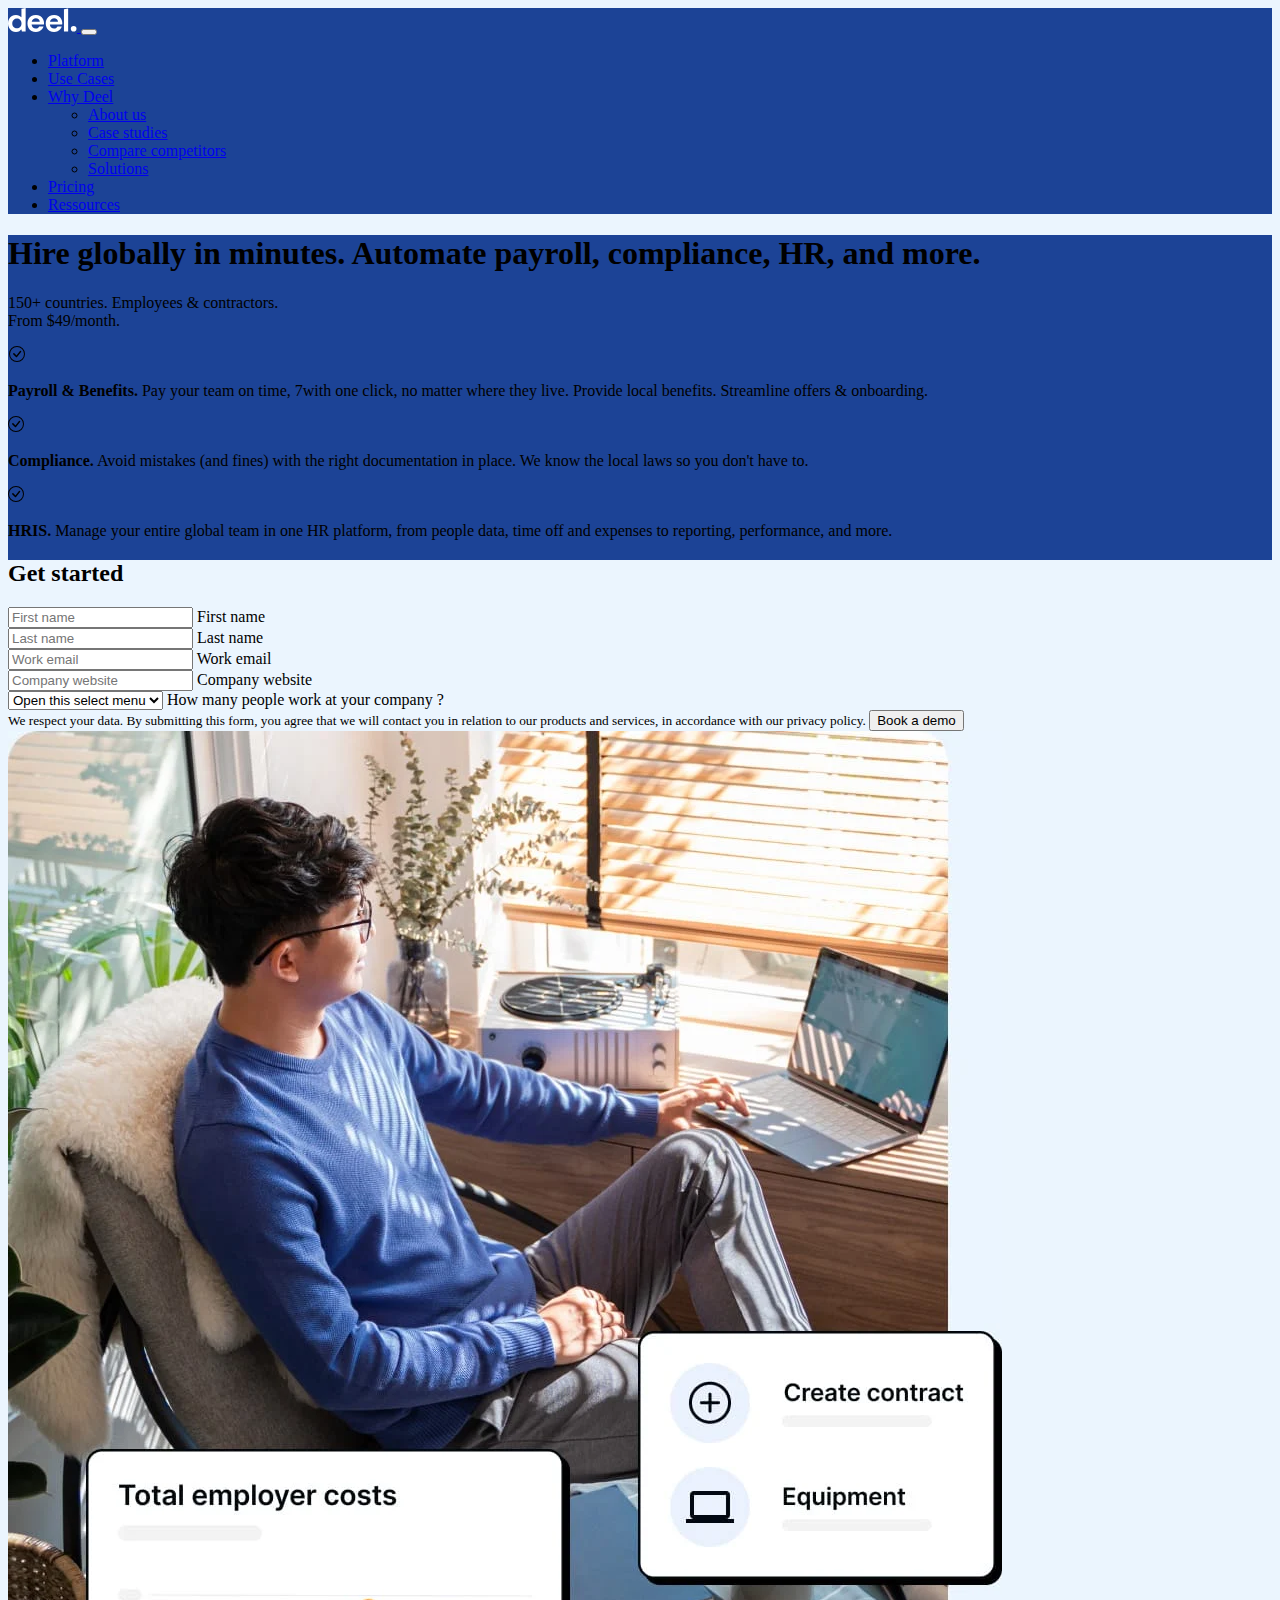
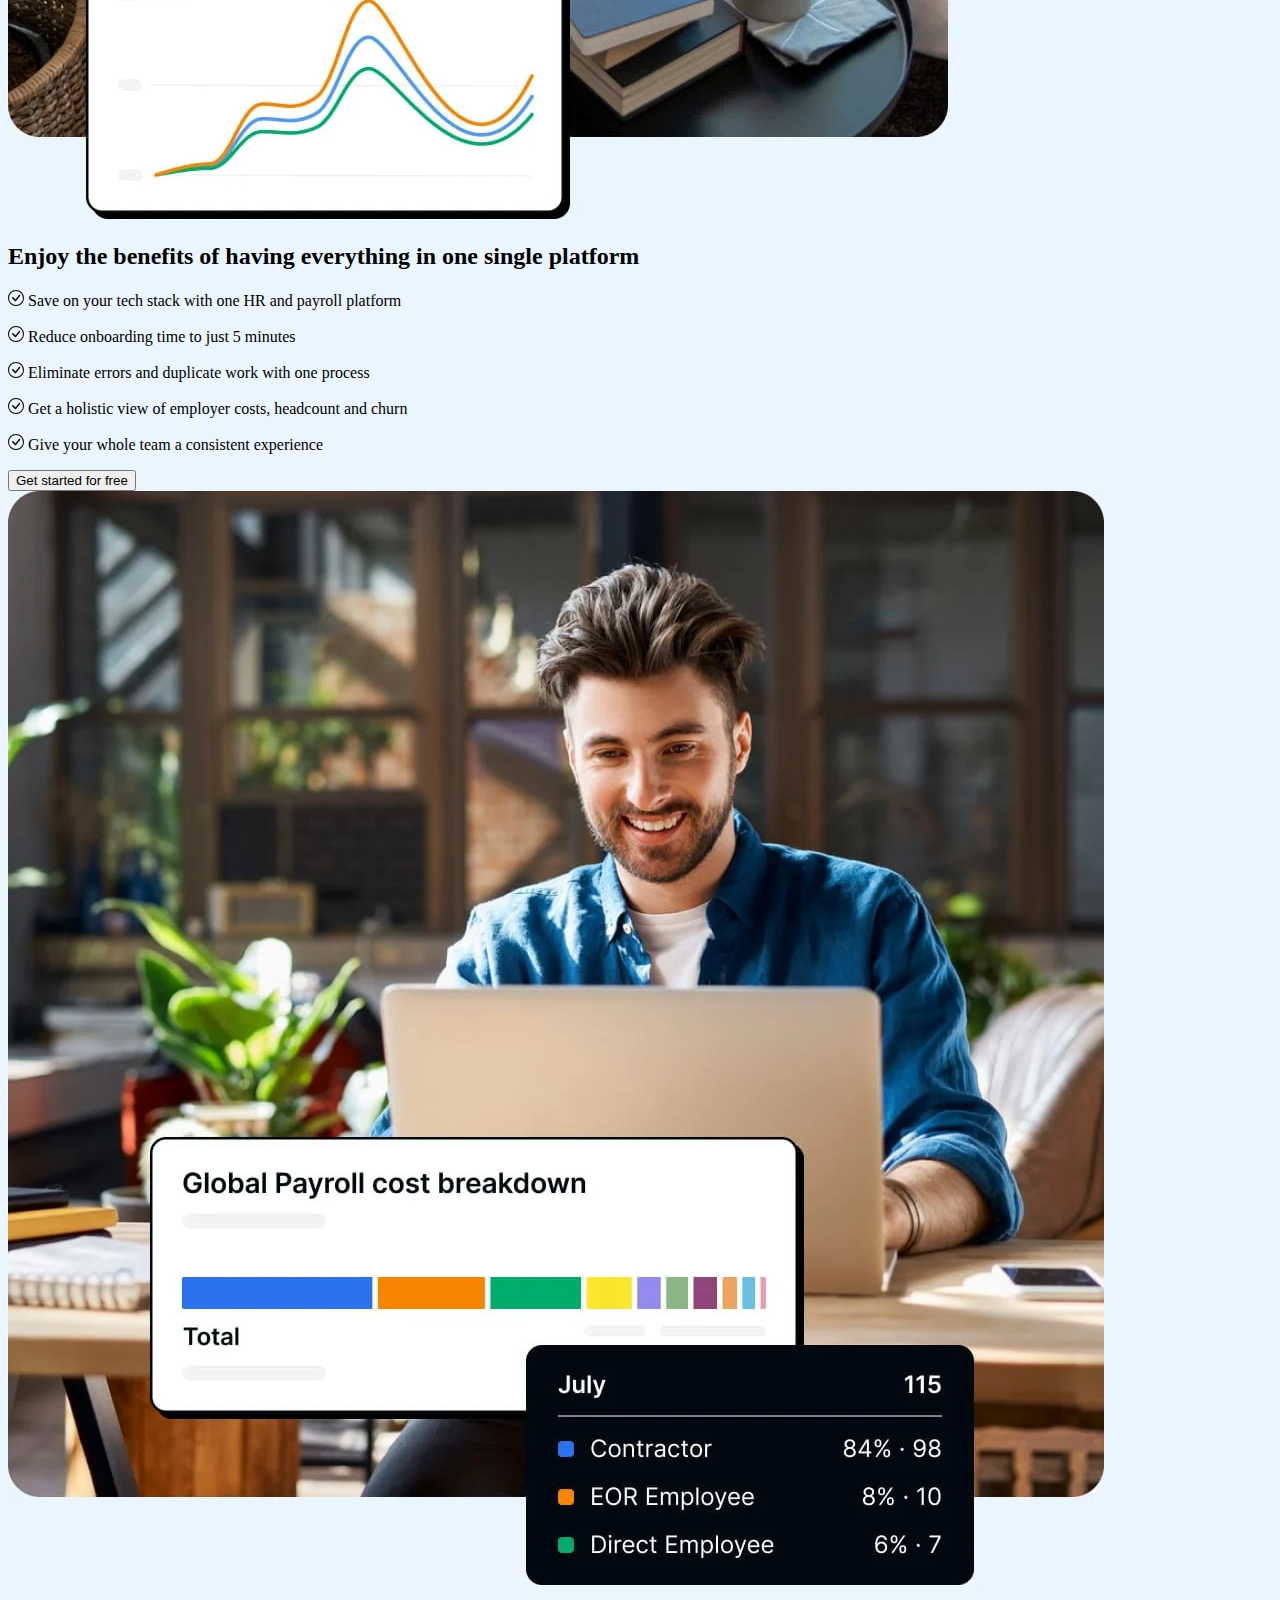
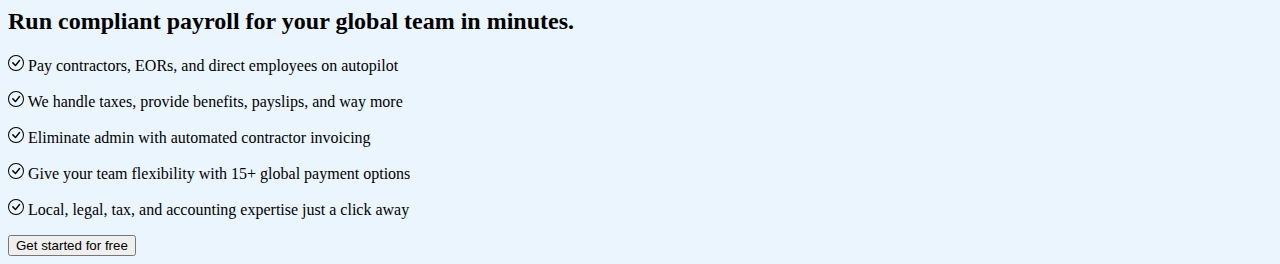
<file: assets/Deel/index.html>
<!--DE ROO Emeline-->
<!doctype html>
<html lang="en">

<head>
  <meta charset="utf-8">
  <meta name="viewport" content="width=device-width, initial-scale=1">
  <title>Payroll, HR, and Compliance for Global Teams | Deel</title>
  <link href="https://cdn.jsdelivr.net/npm/bootstrap@5.3.2/dist/css/bootstrap.min.css" rel="stylesheet"
    integrity="sha384-T3c6CoIi6uLrA9TneNEoa7RxnatzjcDSCmG1MXxSR1GAsXEV/Dwwykc2MPK8M2HN" crossorigin="anonymous">
  <link rel="stylesheet" href="style.css">
</head>

<body>
  <!--Header-->
  <header>
    <!--Navbar-->
    <nav class="navbar navbar-expand-md navbar-dark" aria-label="First navbar example">
      <div class="container-md">
        <a class="navbar-brand" href="#">
          <img src="Images/logo-white.svg" alt="Logo Deel blanc">
        </a>

        <button class="navbar-toggler" type="button" data-bs-toggle="collapse" data-bs-target="#navbarsExample01"
          aria-controls="navbarsExample01" aria-expanded="false" aria-label="Toggle navigation">
          <span class="navbar-toggler-icon"></span>
        </button>

        <div class="collapse navbar-collapse justify-content-end" id="navbarsExample01">
          <ul class="navbar-nav mb-2">
            <li class="nav-item">
              <a class="nav-link" aria-current="page" href="#">Platform</a>
            </li>
            <li class="nav-item">
              <a class="nav-link" href="#">Use Cases</a>
            </li>
            <li class="nav-item dropdown">
              <a class="nav-link dropdown-toggle" href="#" data-bs-toggle="dropdown" aria-expanded="false">Why Deel</a>
              <ul class="dropdown-menu">
                <li><a class="dropdown-item" href="#">About us</a></li>
                <li><a class="dropdown-item" href="#">Case studies</a></li>
                <li><a class="dropdown-item" href="#">Compare competitors</a></li>
                <li><a class="dropdown-item" href="#">Solutions</a></li>
              </ul>
            </li>
            <li class="nav-item">
              <a class="nav-link" href="#">Pricing</a>
            </li>
            <li class="nav-item">
              <a class="nav-link" href="#">Ressources</a>
            </li>
          </ul>
        </div>
      </div>
    </nav>
  </header>

  <!--Main-->
  <main>
    <!--Partie : présentation + inscription-->
    <div class="pres">
      <div class="container text-center">
        <div class="row">
          <!--Présentation du site-->
          <div class="col-12 col-md-6 mt-5 mb-md-5">
            <div class="p-3 text-white text-md-start">
              <h1>Hire globally in minutes. Automate payroll, compliance, HR, and more.</h1>

              <p class="mb-5">150+ countries. Employees & contractors.<br>
                From $49/month.</p>
              <div class="row align-items-baseline">
                <svg xmlns="http://www.w3.org/2000/svg" width="18" height="16" fill="currentColor"
                  class="bi bi-check-circle col-1" viewBox="0 0 16 16">
                  <path d="M8 15A7 7 0 1 1 8 1a7 7 0 0 1 0 14m0 1A8 8 0 1 0 8 0a8 8 0 0 0 0 16" />
                  <path
                    d="M10.97 4.97a.235.235 0 0 0-.02.022L7.477 9.417 5.384 7.323a.75.75 0 0 0-1.06 1.06L6.97 11.03a.75.75 0 0 0 1.079-.02l3.992-4.99a.75.75 0 0 0-1.071-1.05" />
                </svg>
                <p class="col-11"><b>Payroll & Benefits.</b> Pay your team on time, 7with one click, no matter where
                  they
                  live. Provide
                  local benefits. Streamline offers & onboarding.
                </p>
                <svg xmlns="http://www.w3.org/2000/svg" width="16" height="16" fill="currentColor"
                  class="bi bi-check-circle col-1" viewBox="0 0 16 16">
                  <path d="M8 15A7 7 0 1 1 8 1a7 7 0 0 1 0 14m0 1A8 8 0 1 0 8 0a8 8 0 0 0 0 16" />
                  <path
                    d="M10.97 4.97a.235.235 0 0 0-.02.022L7.477 9.417 5.384 7.323a.75.75 0 0 0-1.06 1.06L6.97 11.03a.75.75 0 0 0 1.079-.02l3.992-4.99a.75.75 0 0 0-1.071-1.05" />
                </svg>
                <p class="col-11">
                  <b>Compliance.</b> Avoid mistakes (and fines) with the right documentation in place. We know the
                  local laws so you don't have to.
                </p>
                <svg xmlns="http://www.w3.org/2000/svg" width="16" height="16" fill="currentColor"
                  class="bi bi-check-circle col-1" viewBox="0 0 16 16">
                  <path d="M8 15A7 7 0 1 1 8 1a7 7 0 0 1 0 14m0 1A8 8 0 1 0 8 0a8 8 0 0 0 0 16" />
                  <path
                    d="M10.97 4.97a.235.235 0 0 0-.02.022L7.477 9.417 5.384 7.323a.75.75 0 0 0-1.06 1.06L6.97 11.03a.75.75 0 0 0 1.079-.02l3.992-4.99a.75.75 0 0 0-1.071-1.05" />
                </svg>
                <p class="col-11">
                  <b>HRIS.</b> Manage your entire global team in one HR platform, from people data, time off and
                  expenses to reporting, performance, and more.
                </p>
              </div>
            </div>
          </div>

          <!--Inscription-->
          <div class="col-12 col-md-6 mb-5 mt-md-5">
            <div class="p-3">
              <div class="card p-3">
                <div class="card-body">
                  <h2 class="card-title fw-bold text-primary">
                    Get started
                  </h2>

                  <form class="needs-validation" novalidate="">
                    <div class="row g-3">
                      <div class="col-sm-6">
                        <div class="form-floating">
                          <input type="text" class="form-control" id="firstName" placeholder="First name">
                          <label for="firstName">First name</label>
                        </div>
                      </div>

                      <div class="col-sm-6">
                        <div class="form-floating">
                          <input type="text" class="form-control" id="lastName" placeholder="Last name">
                          <label for="lastName">Last name</label>
                        </div>
                      </div>

                      <div class="col-sm-6">
                        <div class="form-floating">
                          <input type="email" class="form-control" id="floatingInput" placeholder="Work email">
                          <label for="floatingInput">Work email</label>
                        </div>
                      </div>

                      <div class="col-sm-6">
                        <div class="form-floating">
                          <input type="url" class="form-control" id="companyWebsite" placeholder="Company website">
                          <label for="companyWebsite">Company website</label>
                        </div>
                      </div>

                      <div class="form-floating">
                        <select class="form-select" id="workers" name="nbWorkers"
                          aria-label="Floating label select example">
                          <option selected>Open this select menu</option>
                          <option>1-50</option>
                          <option>51-200</option>
                          <option>201-2000</option>
                          <option>2000+</option>
                        </select>
                        <label for="workers">How many people work at your company ?</label>
                      </div>

                      <small class="text-body-secondary mb-4 text-start"> We respect your data. By submitting this form,
                        you agree that we will contact you in relation to
                        our products and services, in accordance with our privacy policy.
                      </small>

                      <button class="w-100 btn btn-primary btn-lg rounded-pill" type="submit">Book a demo</button>
                    </div>
                  </form>

                </div>
              </div>
            </div>
          </div>
        </div>
      </div>
    </div>

    <!--Fonctionnalités-->
    <div class="container">
      <!--Platform1-->
      <div class="row g-5 py-5">
        <div class="col-md-6">
          <img src="Images/one-platform-1.webp" class="img-fluid" alt="Seconde image">
        </div>
        <div class="col-md-6 align-self-center">
          <h2 class="display-5 fw-bolder text-primary">
            Enjoy the benefits of having everything in one single platform
          </h2>
          <p class="pb-2">
            <svg xmlns="http://www.w3.org/2000/svg" width="16" height="16" fill="currentColor"
              class="bi bi-check-circle text-primary mb-1" viewBox="0 0 16 16">
              <path d="M8 15A7 7 0 1 1 8 1a7 7 0 0 1 0 14m0 1A8 8 0 1 0 8 0a8 8 0 0 0 0 16" />
              <path
                d="M10.97 4.97a.235.235 0 0 0-.02.022L7.477 9.417 5.384 7.323a.75.75 0 0 0-1.06 1.06L6.97 11.03a.75.75 0 0 0 1.079-.02l3.992-4.99a.75.75 0 0 0-1.071-1.05" />
            </svg>
            Save on your tech stack with one HR and payroll platform
          </p>
          <p class="pb-2">
            <svg xmlns="http://www.w3.org/2000/svg" width="16" height="16" fill="currentColor"
              class="bi bi-check-circle text-primary mb-1" viewBox="0 0 16 16">
              <path d="M8 15A7 7 0 1 1 8 1a7 7 0 0 1 0 14m0 1A8 8 0 1 0 8 0a8 8 0 0 0 0 16" />
              <path
                d="M10.97 4.97a.235.235 0 0 0-.02.022L7.477 9.417 5.384 7.323a.75.75 0 0 0-1.06 1.06L6.97 11.03a.75.75 0 0 0 1.079-.02l3.992-4.99a.75.75 0 0 0-1.071-1.05" />
            </svg>
            Reduce onboarding time to just 5 minutes
          </p>
          <p class="pb-2">
            <svg xmlns="http://www.w3.org/2000/svg" width="16" height="16" fill="currentColor"
              class="bi bi-check-circle text-primary mb-1" viewBox="0 0 16 16">
              <path d="M8 15A7 7 0 1 1 8 1a7 7 0 0 1 0 14m0 1A8 8 0 1 0 8 0a8 8 0 0 0 0 16" />
              <path
                d="M10.97 4.97a.235.235 0 0 0-.02.022L7.477 9.417 5.384 7.323a.75.75 0 0 0-1.06 1.06L6.97 11.03a.75.75 0 0 0 1.079-.02l3.992-4.99a.75.75 0 0 0-1.071-1.05" />
            </svg>
            Eliminate errors and duplicate work with one process
          </p>
          <p class="pb-2">
            <svg xmlns="http://www.w3.org/2000/svg" width="16" height="16" fill="currentColor"
              class="bi bi-check-circle text-primary mb-1" viewBox="0 0 16 16">
              <path d="M8 15A7 7 0 1 1 8 1a7 7 0 0 1 0 14m0 1A8 8 0 1 0 8 0a8 8 0 0 0 0 16" />
              <path
                d="M10.97 4.97a.235.235 0 0 0-.02.022L7.477 9.417 5.384 7.323a.75.75 0 0 0-1.06 1.06L6.97 11.03a.75.75 0 0 0 1.079-.02l3.992-4.99a.75.75 0 0 0-1.071-1.05" />
            </svg>
            Get a holistic view of employer costs, headcount and churn
          </p>
          <p class="pb-2">
            <svg xmlns="http://www.w3.org/2000/svg" width="16" height="16" fill="currentColor"
              class="bi bi-check-circle text-primary mb-1" viewBox="0 0 16 16">
              <path d="M8 15A7 7 0 1 1 8 1a7 7 0 0 1 0 14m0 1A8 8 0 1 0 8 0a8 8 0 0 0 0 16" />
              <path
                d="M10.97 4.97a.235.235 0 0 0-.02.022L7.477 9.417 5.384 7.323a.75.75 0 0 0-1.06 1.06L6.97 11.03a.75.75 0 0 0 1.079-.02l3.992-4.99a.75.75 0 0 0-1.071-1.05" />
            </svg>
            Give your whole team a consistent experience
          </p>
          <div class="d-grid d-sm-flex justify-content-sm-start">
            <input type="submit" value="Get started for free" class="btn btn-primary rounded-pill px-4" />
          </div>
        </div>
      </div>
      <!--Platform2-->
      <div class="row g-5 py-5">
        <div class="col-md-6 order-md-2">
          <img src="Images/one-platform-2.webp" class="img-fluid" alt="Seconde image">
        </div>
        <div class="col-md-6 align-self-center">
          <h2 class="display-5 fw-bolder text-primary">
            Run compliant payroll for your global team in minutes.
          </h2>
          <p class="pb-2">
            <svg xmlns="http://www.w3.org/2000/svg" width="16" height="16" fill="currentColor"
              class="bi bi-check-circle text-primary mb-1" viewBox="0 0 16 16">
              <path d="M8 15A7 7 0 1 1 8 1a7 7 0 0 1 0 14m0 1A8 8 0 1 0 8 0a8 8 0 0 0 0 16" />
              <path
                d="M10.97 4.97a.235.235 0 0 0-.02.022L7.477 9.417 5.384 7.323a.75.75 0 0 0-1.06 1.06L6.97 11.03a.75.75 0 0 0 1.079-.02l3.992-4.99a.75.75 0 0 0-1.071-1.05" />
            </svg>
            Pay contractors, EORs, and direct employees on autopilot
          </p>
          <p class="pb-2">
            <svg xmlns="http://www.w3.org/2000/svg" width="16" height="16" fill="currentColor"
              class="bi bi-check-circle text-primary mb-1" viewBox="0 0 16 16">
              <path d="M8 15A7 7 0 1 1 8 1a7 7 0 0 1 0 14m0 1A8 8 0 1 0 8 0a8 8 0 0 0 0 16" />
              <path
                d="M10.97 4.97a.235.235 0 0 0-.02.022L7.477 9.417 5.384 7.323a.75.75 0 0 0-1.06 1.06L6.97 11.03a.75.75 0 0 0 1.079-.02l3.992-4.99a.75.75 0 0 0-1.071-1.05" />
            </svg>
            We handle taxes, provide benefits, payslips, and way more
          </p>
          <p class="pb-2">
            <svg xmlns="http://www.w3.org/2000/svg" width="16" height="16" fill="currentColor"
              class="bi bi-check-circle text-primary mb-1" viewBox="0 0 16 16">
              <path d="M8 15A7 7 0 1 1 8 1a7 7 0 0 1 0 14m0 1A8 8 0 1 0 8 0a8 8 0 0 0 0 16" />
              <path
                d="M10.97 4.97a.235.235 0 0 0-.02.022L7.477 9.417 5.384 7.323a.75.75 0 0 0-1.06 1.06L6.97 11.03a.75.75 0 0 0 1.079-.02l3.992-4.99a.75.75 0 0 0-1.071-1.05" />
            </svg>
            Eliminate admin with automated contractor invoicing
          </p>
          <p class="pb-2">
            <svg xmlns="http://www.w3.org/2000/svg" width="16" height="16" fill="currentColor"
              class="bi bi-check-circle text-primary mb-1" viewBox="0 0 16 16">
              <path d="M8 15A7 7 0 1 1 8 1a7 7 0 0 1 0 14m0 1A8 8 0 1 0 8 0a8 8 0 0 0 0 16" />
              <path
                d="M10.97 4.97a.235.235 0 0 0-.02.022L7.477 9.417 5.384 7.323a.75.75 0 0 0-1.06 1.06L6.97 11.03a.75.75 0 0 0 1.079-.02l3.992-4.99a.75.75 0 0 0-1.071-1.05" />
            </svg>
            Give your team flexibility with 15+ global payment options
          </p>
          <p class="pb-2">
            <svg xmlns="http://www.w3.org/2000/svg" width="16" height="16" fill="currentColor"
              class="bi bi-check-circle text-primary mb-1" viewBox="0 0 16 16">
              <path d="M8 15A7 7 0 1 1 8 1a7 7 0 0 1 0 14m0 1A8 8 0 1 0 8 0a8 8 0 0 0 0 16" />
              <path
                d="M10.97 4.97a.235.235 0 0 0-.02.022L7.477 9.417 5.384 7.323a.75.75 0 0 0-1.06 1.06L6.97 11.03a.75.75 0 0 0 1.079-.02l3.992-4.99a.75.75 0 0 0-1.071-1.05" />
            </svg>
            Local, legal, tax, and accounting expertise just a click away
          </p>
          <div class="d-grid d-sm-flex justify-content-sm-start">
            <input type="submit" value="Get started for free" class="btn btn-primary rounded-pill px-4" />
          </div>
        </div>
      </div>
    </div>
  </main>

  <script src="https://cdn.jsdelivr.net/npm/bootstrap@5.3.0/dist/js/bootstrap.bundle.min.js"></script>
</body>

</html>
</file>
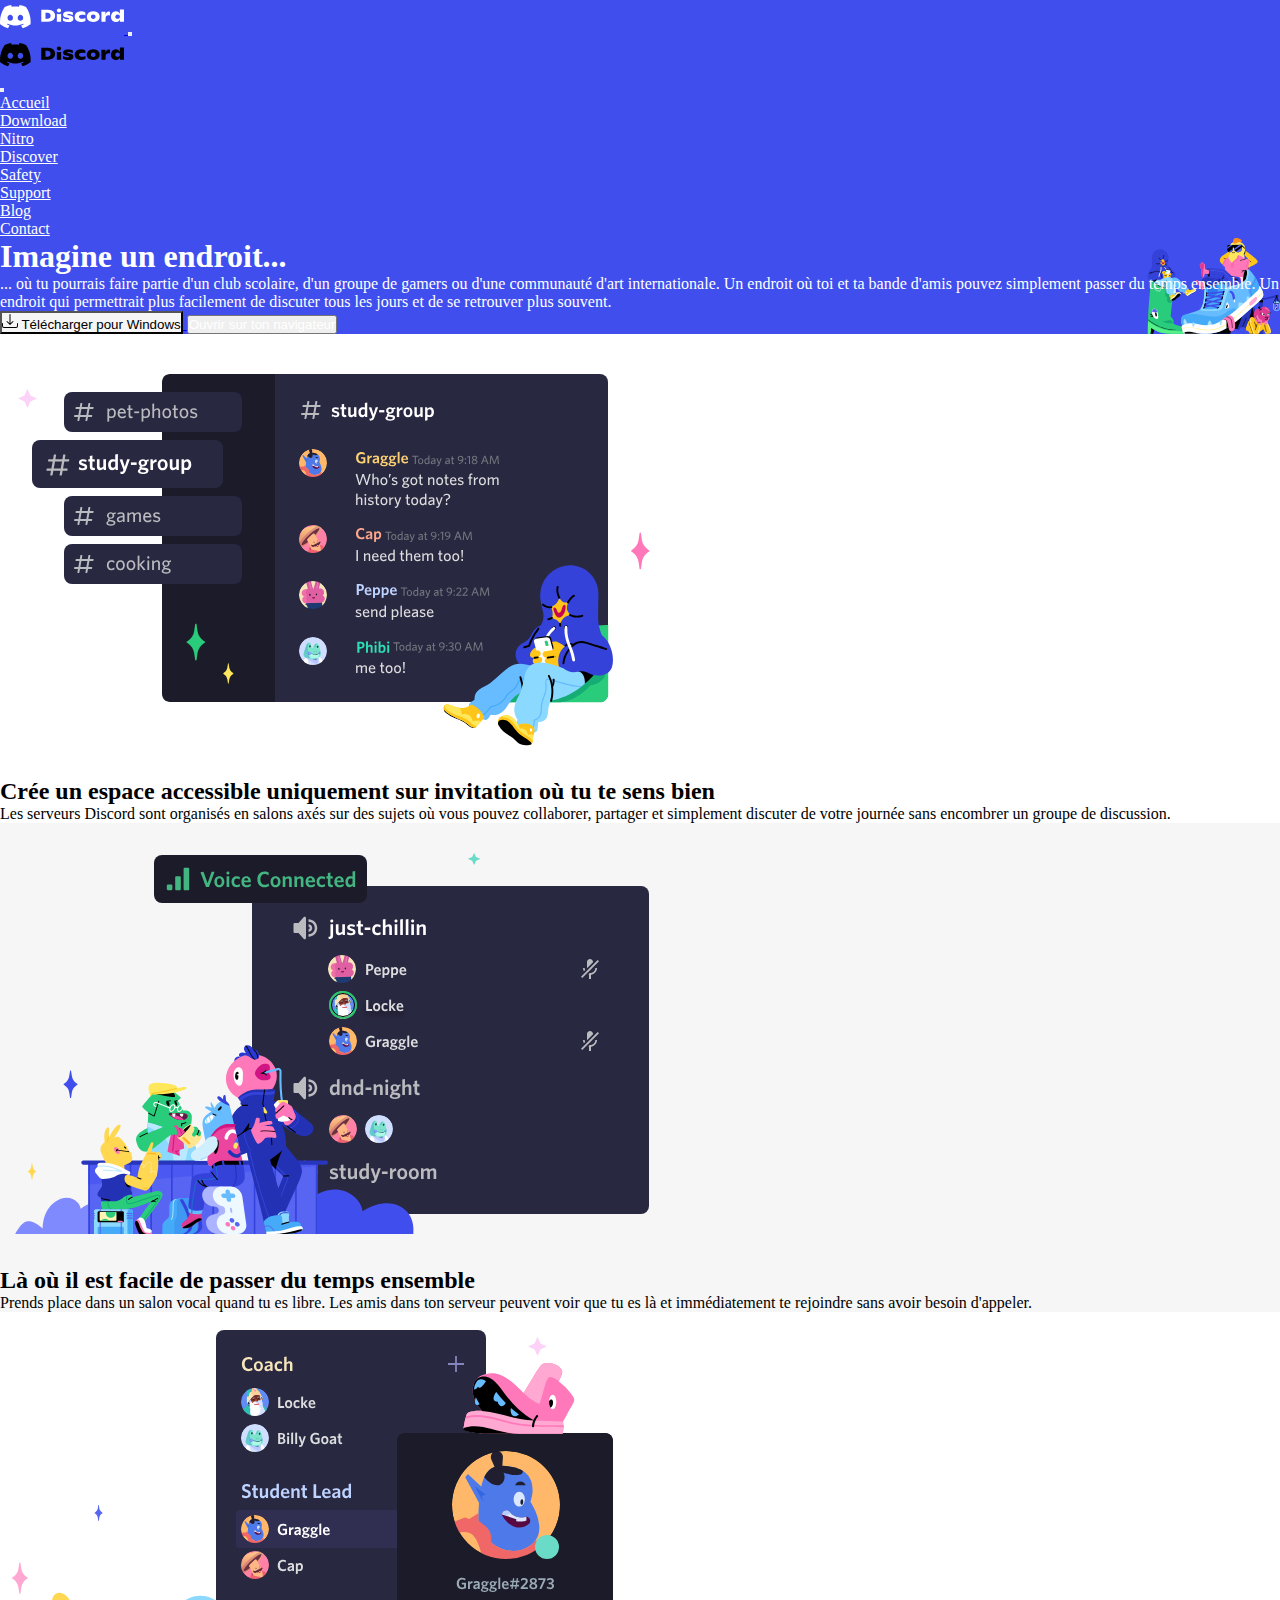
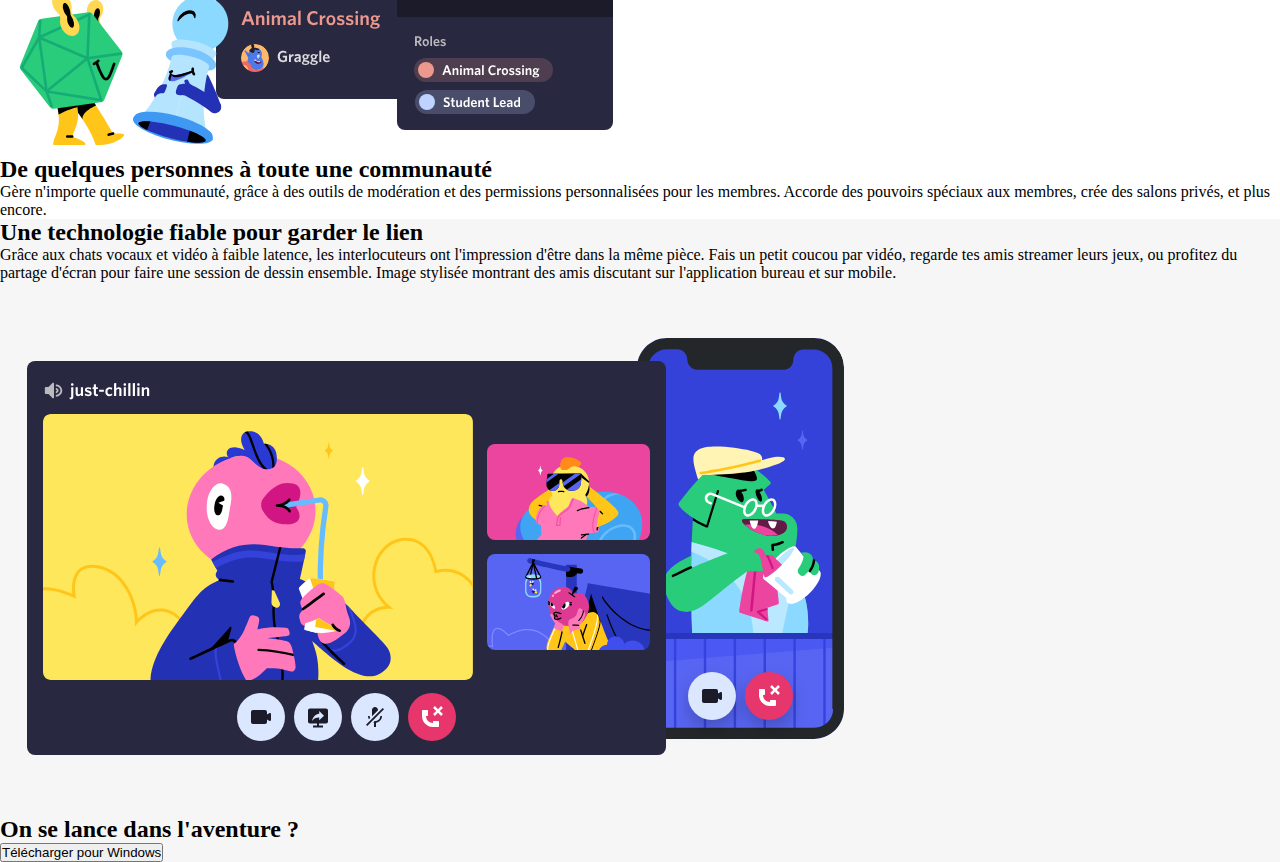
<file: assets/Discord/index.html>
<!DOCTYPE html>
<html lang="fr">

<head>
    <meta charset="UTF-8">
    <meta name="viewport" content="width=device-width, initial-scale=1.0">
    <title>Discord | LE lieu pour discuter et se retrouver</title>
    <link href="https://cdn.jsdelivr.net/npm/bootstrap@5.3.2/dist/css/bootstrap.min.css" rel="stylesheet"
        integrity="sha384-T3c6CoIi6uLrA9TneNEoa7RxnatzjcDSCmG1MXxSR1GAsXEV/Dwwykc2MPK8M2HN" crossorigin="anonymous">
    <link rel="stylesheet" href="index.css">
</head>

<body>

    <nav class="navbar navbar-expand-md navbar-dark" aria-label="Fourth navbar example">
        <div class="container-fluid">
            <a class="navbar-brand" href="#"><svg width="124" height="34" viewBox="0 0 124 34"
                    xmlns="http://www.w3.org/2000/svg">
                    <g fill="currentColor" color="white">
                        <path
                            d="M26.0015 6.9529C24.0021 6.03845 21.8787 5.37198 19.6623 5C19.3833 5.48048 19.0733 6.13144 18.8563 6.64292C16.4989 6.30193 14.1585 6.30193 11.8336 6.64292C11.6166 6.13144 11.2911 5.48048 11.0276 5C8.79575 5.37198 6.67235 6.03845 4.6869 6.9529C0.672601 12.8736 -0.41235 18.6548 0.130124 24.3585C2.79599 26.2959 5.36889 27.4739 7.89682 28.2489C8.51679 27.4119 9.07477 26.5129 9.55525 25.5675C8.64079 25.2265 7.77283 24.808 6.93587 24.312C7.15286 24.1571 7.36986 23.9866 7.57135 23.8161C12.6241 26.1255 18.0969 26.1255 23.0876 23.8161C23.3046 23.9866 23.5061 24.1571 23.7231 24.312C22.8861 24.808 22.0182 25.2265 21.1037 25.5675C21.5842 26.5129 22.1422 27.4119 22.7621 28.2489C25.2885 27.4739 27.8769 26.2959 30.5288 24.3585C31.1952 17.7559 29.4733 12.0212 26.0015 6.9529ZM10.2527 20.8402C8.73376 20.8402 7.49382 19.4608 7.49382 17.7714C7.49382 16.082 8.70276 14.7025 10.2527 14.7025C11.7871 14.7025 13.0425 16.082 13.0115 17.7714C13.0115 19.4608 11.7871 20.8402 10.2527 20.8402ZM20.4373 20.8402C18.9183 20.8402 17.6768 19.4608 17.6768 17.7714C17.6768 16.082 18.8873 14.7025 20.4373 14.7025C21.9717 14.7025 23.2271 16.082 23.1961 17.7714C23.1961 19.4608 21.9872 20.8402 20.4373 20.8402Z">
                        </path>
                        <path
                            d="M41.2697 9.86615H47.8585C49.4394 9.86615 50.7878 10.1141 51.8883 10.6101C52.9887 11.1061 53.8102 11.7881 54.3527 12.6715C54.8951 13.555 55.1741 14.5624 55.1741 15.7094C55.1741 16.8253 54.8952 17.8328 54.3217 18.7472C53.7482 19.6462 52.8803 20.3746 51.7178 20.9016C50.5554 21.4286 49.1139 21.6921 47.3935 21.6921H41.2697V9.86615ZM47.316 18.6852C48.3854 18.6852 49.2069 18.4217 49.7804 17.8793C50.3539 17.3523 50.6484 16.6083 50.6484 15.6939C50.6484 14.8414 50.3849 14.1594 49.8734 13.648C49.3619 13.1365 48.587 12.873 47.5485 12.873H45.4871V18.6852H47.316Z">
                        </path>
                        <path
                            d="M65.4362 21.6774C64.5217 21.4449 63.7003 21.1039 62.9718 20.6389V17.8335C63.5298 18.2675 64.2582 18.6085 65.1882 18.8875C66.1181 19.1665 67.0171 19.306 67.8851 19.306C68.288 19.306 68.598 19.2595 68.7995 19.151C69.001 19.0425 69.1095 18.9185 69.1095 18.7635C69.1095 18.593 69.0475 18.4535 68.939 18.345C68.8305 18.2365 68.6135 18.1435 68.288 18.0505L66.2576 17.6011C65.0952 17.3376 64.2737 16.9501 63.7777 16.4851C63.2818 16.0201 63.0493 15.3847 63.0493 14.6097C63.0493 13.9587 63.2663 13.3853 63.6847 12.9048C64.1187 12.4243 64.7232 12.0523 65.5137 11.7888C66.3041 11.5254 67.2186 11.3859 68.288 11.3859C69.2335 11.3859 70.1014 11.4789 70.8919 11.6959C71.6823 11.8973 72.3333 12.1608 72.8448 12.4708V15.1212C72.3178 14.8112 71.6979 14.5632 71.0159 14.3772C70.3184 14.1912 69.6055 14.0982 68.877 14.0982C67.823 14.0982 67.2961 14.2842 67.2961 14.6407C67.2961 14.8112 67.3736 14.9352 67.5441 15.0282C67.7146 15.1212 68.009 15.1987 68.443 15.2917L70.1324 15.6017C71.2329 15.7876 72.0543 16.1286 72.5968 16.6091C73.1393 17.0896 73.4028 17.787 73.4028 18.7325C73.4028 19.7555 72.9533 20.5769 72.0543 21.1659C71.1554 21.7704 69.8844 22.0648 68.2415 22.0648C67.2806 22.0338 66.3506 21.9098 65.4362 21.6774Z">
                        </path>
                        <path
                            d="M77.5891 21.3213C76.6281 20.8408 75.8842 20.2054 75.4037 19.3994C74.9077 18.5934 74.6752 17.679 74.6752 16.656C74.6752 15.6486 74.9232 14.7341 75.4347 13.9437C75.9462 13.1377 76.6901 12.5177 77.6666 12.0528C78.643 11.6033 79.821 11.3708 81.1849 11.3708C82.8743 11.3708 84.2693 11.7273 85.3852 12.4402V15.5246C84.9977 15.2611 84.5328 15.0286 84.0058 14.8736C83.4788 14.7031 82.9208 14.6256 82.3319 14.6256C81.2779 14.6256 80.472 14.8116 79.8675 15.1991C79.2785 15.5866 78.984 16.0826 78.984 16.7025C78.984 17.307 79.263 17.803 79.852 18.1905C80.4254 18.5779 81.2624 18.7794 82.3474 18.7794C82.9053 18.7794 83.4633 18.7019 84.0058 18.5314C84.5483 18.3609 85.0287 18.175 85.4162 17.927V20.9183C84.1762 21.6623 82.7348 22.0343 81.1074 22.0343C79.728 22.0343 78.5655 21.7863 77.5891 21.3213Z">
                        </path>
                        <path
                            d="M89.8041 21.3213C88.8276 20.8408 88.0837 20.2054 87.5722 19.3839C87.0607 18.5624 86.7972 17.648 86.7972 16.625C86.7972 15.6176 87.0607 14.7031 87.5722 13.9127C88.0837 13.1222 88.8276 12.5022 89.7886 12.0528C90.7495 11.6033 91.9119 11.3708 93.2464 11.3708C94.5794 11.3708 95.7418 11.5878 96.7028 12.0528C97.6637 12.5022 98.4077 13.1222 98.9192 13.9127C99.4306 14.7031 99.6786 15.6021 99.6786 16.625C99.6786 17.6325 99.4306 18.5624 98.9192 19.3839C98.4077 20.2054 97.6792 20.8563 96.7028 21.3213C95.7263 21.7863 94.5794 22.0343 93.2464 22.0343C91.9274 22.0343 90.7805 21.7863 89.8041 21.3213ZM94.9358 18.3299C95.3388 17.927 95.5558 17.369 95.5558 16.7025C95.5558 16.0206 95.3543 15.4936 94.9358 15.0906C94.5174 14.6876 93.9594 14.4861 93.2619 14.4861C92.5335 14.4861 91.9739 14.6876 91.5555 15.0906C91.1525 15.4936 90.9355 16.0206 90.9355 16.7025C90.9355 17.3845 91.137 17.927 91.5555 18.3299C91.9739 18.7484 92.5335 18.9499 93.2619 18.9499C93.9594 18.9344 94.5329 18.7329 94.9358 18.3299Z">
                        </path>
                        <path
                            d="M110.048 11.9901V15.6325C109.614 15.3535 109.056 15.214 108.374 15.214C107.475 15.214 106.777 15.493 106.297 16.0354C105.816 16.5779 105.568 17.4304 105.568 18.5773V21.6772H101.43V11.8196H105.491V14.966C105.708 13.819 106.08 12.9666 106.576 12.4241C107.072 11.8816 107.723 11.5872 108.513 11.5872C109.102 11.5872 109.614 11.7267 110.048 11.9901Z">
                        </path>
                        <path
                            d="M124 9.52563V21.6925H119.862V19.4761C119.505 20.3131 118.978 20.9486 118.265 21.3825C117.551 21.8165 116.667 22.0335 115.613 22.0335C114.683 22.0335 113.862 21.801 113.164 21.3515C112.467 20.9021 111.925 20.2666 111.553 19.4761C111.181 18.6702 110.995 17.7712 110.995 16.7793C110.979 15.7408 111.181 14.8109 111.599 13.9894C112.002 13.168 112.591 12.5325 113.335 12.0675C114.079 11.6025 114.931 11.37 115.892 11.37C117.861 11.37 119.18 12.2225 119.862 13.9429V9.52563H124ZM119.242 18.2517C119.66 17.8487 119.877 17.3062 119.877 16.6553C119.877 16.0198 119.676 15.5083 119.257 15.1209C118.839 14.7334 118.281 14.5319 117.582 14.5319C116.884 14.5319 116.326 14.7334 115.908 15.1364C115.489 15.5393 115.288 16.0508 115.288 16.7018C115.288 17.3527 115.489 17.8642 115.908 18.2672C116.326 18.6702 116.869 18.8717 117.566 18.8717C118.265 18.8717 118.823 18.6702 119.242 18.2517Z">
                        </path>
                        <path
                            d="M58.9885 12.4091C60.1772 12.4091 61.1429 11.5416 61.1429 10.4717C61.1429 9.40164 60.1772 8.5343 58.9885 8.5343C57.7981 8.5343 56.8341 9.40164 56.8341 10.4717C56.8341 11.5416 57.7981 12.4091 58.9885 12.4091Z">
                        </path>
                        <path
                            d="M61.1429 13.741C59.8254 14.3144 58.1825 14.3299 56.8341 13.741V21.6921H61.1429V13.741Z">
                        </path>
                    </g>
                </svg>
            </a>
            <button class="navbar-toggler border-0" type="button" data-bs-toggle="offcanvas"
                data-bs-target="#offcanvasNavbar" aria-controls="offcanvasNavbar" aria-label="Toggle navigation">
                <span class="navbar-toggler-icon"></span>
            </button>
            <div class="offcanvas offcanvas-end navbar-collapse d-block rounded-start" tabindex="-1" id="offcanvasNavbar"
                aria-labelledby="offcanvasNavbarLabel">
                <div class="offcanvas-header">
                    <h5 class="offcanvas-title" id="offcanvasNavbarLabel">
                        <svg width="124" height="34" viewBox="0 0 124 34" xmlns="http://www.w3.org/2000/svg">
                            <g fill="currentColor" color="black">
                                <path
                                    d="M26.0015 6.9529C24.0021 6.03845 21.8787 5.37198 19.6623 5C19.3833 5.48048 19.0733 6.13144 18.8563 6.64292C16.4989 6.30193 14.1585 6.30193 11.8336 6.64292C11.6166 6.13144 11.2911 5.48048 11.0276 5C8.79575 5.37198 6.67235 6.03845 4.6869 6.9529C0.672601 12.8736 -0.41235 18.6548 0.130124 24.3585C2.79599 26.2959 5.36889 27.4739 7.89682 28.2489C8.51679 27.4119 9.07477 26.5129 9.55525 25.5675C8.64079 25.2265 7.77283 24.808 6.93587 24.312C7.15286 24.1571 7.36986 23.9866 7.57135 23.8161C12.6241 26.1255 18.0969 26.1255 23.0876 23.8161C23.3046 23.9866 23.5061 24.1571 23.7231 24.312C22.8861 24.808 22.0182 25.2265 21.1037 25.5675C21.5842 26.5129 22.1422 27.4119 22.7621 28.2489C25.2885 27.4739 27.8769 26.2959 30.5288 24.3585C31.1952 17.7559 29.4733 12.0212 26.0015 6.9529ZM10.2527 20.8402C8.73376 20.8402 7.49382 19.4608 7.49382 17.7714C7.49382 16.082 8.70276 14.7025 10.2527 14.7025C11.7871 14.7025 13.0425 16.082 13.0115 17.7714C13.0115 19.4608 11.7871 20.8402 10.2527 20.8402ZM20.4373 20.8402C18.9183 20.8402 17.6768 19.4608 17.6768 17.7714C17.6768 16.082 18.8873 14.7025 20.4373 14.7025C21.9717 14.7025 23.2271 16.082 23.1961 17.7714C23.1961 19.4608 21.9872 20.8402 20.4373 20.8402Z">
                                </path>
                                <path
                                    d="M41.2697 9.86615H47.8585C49.4394 9.86615 50.7878 10.1141 51.8883 10.6101C52.9887 11.1061 53.8102 11.7881 54.3527 12.6715C54.8951 13.555 55.1741 14.5624 55.1741 15.7094C55.1741 16.8253 54.8952 17.8328 54.3217 18.7472C53.7482 19.6462 52.8803 20.3746 51.7178 20.9016C50.5554 21.4286 49.1139 21.6921 47.3935 21.6921H41.2697V9.86615ZM47.316 18.6852C48.3854 18.6852 49.2069 18.4217 49.7804 17.8793C50.3539 17.3523 50.6484 16.6083 50.6484 15.6939C50.6484 14.8414 50.3849 14.1594 49.8734 13.648C49.3619 13.1365 48.587 12.873 47.5485 12.873H45.4871V18.6852H47.316Z">
                                </path>
                                <path
                                    d="M65.4362 21.6774C64.5217 21.4449 63.7003 21.1039 62.9718 20.6389V17.8335C63.5298 18.2675 64.2582 18.6085 65.1882 18.8875C66.1181 19.1665 67.0171 19.306 67.8851 19.306C68.288 19.306 68.598 19.2595 68.7995 19.151C69.001 19.0425 69.1095 18.9185 69.1095 18.7635C69.1095 18.593 69.0475 18.4535 68.939 18.345C68.8305 18.2365 68.6135 18.1435 68.288 18.0505L66.2576 17.6011C65.0952 17.3376 64.2737 16.9501 63.7777 16.4851C63.2818 16.0201 63.0493 15.3847 63.0493 14.6097C63.0493 13.9587 63.2663 13.3853 63.6847 12.9048C64.1187 12.4243 64.7232 12.0523 65.5137 11.7888C66.3041 11.5254 67.2186 11.3859 68.288 11.3859C69.2335 11.3859 70.1014 11.4789 70.8919 11.6959C71.6823 11.8973 72.3333 12.1608 72.8448 12.4708V15.1212C72.3178 14.8112 71.6979 14.5632 71.0159 14.3772C70.3184 14.1912 69.6055 14.0982 68.877 14.0982C67.823 14.0982 67.2961 14.2842 67.2961 14.6407C67.2961 14.8112 67.3736 14.9352 67.5441 15.0282C67.7146 15.1212 68.009 15.1987 68.443 15.2917L70.1324 15.6017C71.2329 15.7876 72.0543 16.1286 72.5968 16.6091C73.1393 17.0896 73.4028 17.787 73.4028 18.7325C73.4028 19.7555 72.9533 20.5769 72.0543 21.1659C71.1554 21.7704 69.8844 22.0648 68.2415 22.0648C67.2806 22.0338 66.3506 21.9098 65.4362 21.6774Z">
                                </path>
                                <path
                                    d="M77.5891 21.3213C76.6281 20.8408 75.8842 20.2054 75.4037 19.3994C74.9077 18.5934 74.6752 17.679 74.6752 16.656C74.6752 15.6486 74.9232 14.7341 75.4347 13.9437C75.9462 13.1377 76.6901 12.5177 77.6666 12.0528C78.643 11.6033 79.821 11.3708 81.1849 11.3708C82.8743 11.3708 84.2693 11.7273 85.3852 12.4402V15.5246C84.9977 15.2611 84.5328 15.0286 84.0058 14.8736C83.4788 14.7031 82.9208 14.6256 82.3319 14.6256C81.2779 14.6256 80.472 14.8116 79.8675 15.1991C79.2785 15.5866 78.984 16.0826 78.984 16.7025C78.984 17.307 79.263 17.803 79.852 18.1905C80.4254 18.5779 81.2624 18.7794 82.3474 18.7794C82.9053 18.7794 83.4633 18.7019 84.0058 18.5314C84.5483 18.3609 85.0287 18.175 85.4162 17.927V20.9183C84.1762 21.6623 82.7348 22.0343 81.1074 22.0343C79.728 22.0343 78.5655 21.7863 77.5891 21.3213Z">
                                </path>
                                <path
                                    d="M89.8041 21.3213C88.8276 20.8408 88.0837 20.2054 87.5722 19.3839C87.0607 18.5624 86.7972 17.648 86.7972 16.625C86.7972 15.6176 87.0607 14.7031 87.5722 13.9127C88.0837 13.1222 88.8276 12.5022 89.7886 12.0528C90.7495 11.6033 91.9119 11.3708 93.2464 11.3708C94.5794 11.3708 95.7418 11.5878 96.7028 12.0528C97.6637 12.5022 98.4077 13.1222 98.9192 13.9127C99.4306 14.7031 99.6786 15.6021 99.6786 16.625C99.6786 17.6325 99.4306 18.5624 98.9192 19.3839C98.4077 20.2054 97.6792 20.8563 96.7028 21.3213C95.7263 21.7863 94.5794 22.0343 93.2464 22.0343C91.9274 22.0343 90.7805 21.7863 89.8041 21.3213ZM94.9358 18.3299C95.3388 17.927 95.5558 17.369 95.5558 16.7025C95.5558 16.0206 95.3543 15.4936 94.9358 15.0906C94.5174 14.6876 93.9594 14.4861 93.2619 14.4861C92.5335 14.4861 91.9739 14.6876 91.5555 15.0906C91.1525 15.4936 90.9355 16.0206 90.9355 16.7025C90.9355 17.3845 91.137 17.927 91.5555 18.3299C91.9739 18.7484 92.5335 18.9499 93.2619 18.9499C93.9594 18.9344 94.5329 18.7329 94.9358 18.3299Z">
                                </path>
                                <path
                                    d="M110.048 11.9901V15.6325C109.614 15.3535 109.056 15.214 108.374 15.214C107.475 15.214 106.777 15.493 106.297 16.0354C105.816 16.5779 105.568 17.4304 105.568 18.5773V21.6772H101.43V11.8196H105.491V14.966C105.708 13.819 106.08 12.9666 106.576 12.4241C107.072 11.8816 107.723 11.5872 108.513 11.5872C109.102 11.5872 109.614 11.7267 110.048 11.9901Z">
                                </path>
                                <path
                                    d="M124 9.52563V21.6925H119.862V19.4761C119.505 20.3131 118.978 20.9486 118.265 21.3825C117.551 21.8165 116.667 22.0335 115.613 22.0335C114.683 22.0335 113.862 21.801 113.164 21.3515C112.467 20.9021 111.925 20.2666 111.553 19.4761C111.181 18.6702 110.995 17.7712 110.995 16.7793C110.979 15.7408 111.181 14.8109 111.599 13.9894C112.002 13.168 112.591 12.5325 113.335 12.0675C114.079 11.6025 114.931 11.37 115.892 11.37C117.861 11.37 119.18 12.2225 119.862 13.9429V9.52563H124ZM119.242 18.2517C119.66 17.8487 119.877 17.3062 119.877 16.6553C119.877 16.0198 119.676 15.5083 119.257 15.1209C118.839 14.7334 118.281 14.5319 117.582 14.5319C116.884 14.5319 116.326 14.7334 115.908 15.1364C115.489 15.5393 115.288 16.0508 115.288 16.7018C115.288 17.3527 115.489 17.8642 115.908 18.2672C116.326 18.6702 116.869 18.8717 117.566 18.8717C118.265 18.8717 118.823 18.6702 119.242 18.2517Z">
                                </path>
                                <path
                                    d="M58.9885 12.4091C60.1772 12.4091 61.1429 11.5416 61.1429 10.4717C61.1429 9.40164 60.1772 8.5343 58.9885 8.5343C57.7981 8.5343 56.8341 9.40164 56.8341 10.4717C56.8341 11.5416 57.7981 12.4091 58.9885 12.4091Z">
                                </path>
                                <path
                                    d="M61.1429 13.741C59.8254 14.3144 58.1825 14.3299 56.8341 13.741V21.6921H61.1429V13.741Z">
                                </path>
                            </g>
                        </svg>
                    </h5>
                    <button type="button" class="btn-close" data-bs-dismiss="offcanvas" aria-label="Close"></button>
                </div>
                <div class="offcanvas-body">
                    <ul class="navbar-nav justify-content-end flex-grow-1 pe-3">
                        <li class="nav-item">
                            <a class="nav-link text-black" aria-current="page" href="#">Accueil</a>
                        </li>
                        <li class="nav-item">
                            <a class="nav-link text-black" href="#">Download</a>
                        </li>
                        <li class="nav-item">
                            <a class="nav-link text-black" href="#">Nitro</a>
                        </li>
                        <li class="nav-item">
                            <a class="nav-link text-black" href="#">Discover</a>
                        </li>
                        <li class="nav-item">
                            <a class="nav-link text-black" href="#">Safety</a>
                        </li>
                        <li class="nav-item">
                            <a class="nav-link text-black" href="#">Support</a>
                        </li>
                        <li class="nav-item">
                            <a class="nav-link text-black" href="#">Blog</a>
                        </li>
                        <li class="nav-item">
                            <a class="nav-link text-black" href="#">Contact</a>
                        </li>
                    </ul>
                </div>
            </div>
        </div>
    </nav>

    <div class="header position-relative overflow-hidden p-3 p-md-5 text-center">
        <div class="p-lg-5 col-md-9 mx-auto my-5">
            <h1 class="display-3 fw-semibold text-uppercase">Imagine un endroit...</h1>
            <div class="d-flex gap-3 justify-content-center lead fw-normal mb-5 mt-4">
                ... où tu pourrais faire partie d'un club scolaire, d'un groupe de gamers ou d'une
                communauté d'art internationale. Un endroit où toi et ta bande d'amis pouvez simplement
                passer du temps ensemble. Un endroit qui permettrait plus facilement de discuter tous les
                jours et de se retrouver plus souvent.
            </div>
            <div class="d-grid gap-2 d-sm-flex justify-content-sm-center">
                <button class="bouton btn btn-lg border border-black col-12 col-sm-6" type="button">
                    <a href="https://discord.com/api/downloads/distributions/app/installers/la"
                        alt="Télécharger pour Windows">
                        <svg xmlns="http://www.w3.org/2000/svg" width="16" height="16" fill="currentColor"
                            class="bi bi-download" viewBox="0 0 16 16">
                            <path
                                d="M.5 9.9a.5.5 0 0 1 .5.5v2.5a1 1 0 0 0 1 1h12a1 1 0 0 0 1-1v-2.5a.5.5 0 0 1 1 0v2.5a2 2 0 0 1-2 2H2a2 2 0 0 1-2-2v-2.5a.5.5 0 0 1 .5-.5" />
                            <path
                                d="M7.646 11.854a.5.5 0 0 0 .708 0l3-3a.5.5 0 0 0-.708-.708L8.5 10.293V1.5a.5.5 0 0 0-1 0v8.793L5.354 8.146a.5.5 0 1 0-.708.708l3 3z" />
                        </svg> Télécharger pour Windows</button>
                </a>
                <button class="bouton2 btn btn-lg border border-black bg-dark text-white col-12 col-sm-6" type="button">
                    <a href="https://discord.com/app" alt="Ouvrir sur ton navigateur">Ouvrir sur ton navigateur</a>
                </button>
            </div>
        </div>
    </div>

    <div class="container-fluid my-5 p-5">
        <div class="row featurette justify-content-center">
            <div class="col-md-4 my-4">
                <img src="assets/group.svg" alt="Group" class="img-fluid">
            </div>
            <div class="col-md-5 my-4">
                <h2 class="featurette-heading fw-bold lh-1">Crée un espace accessible uniquement sur invitation où tu te
                    sens bien</h2>
                <p class="lead">Les serveurs Discord sont organisés en salons axés sur des sujets où vous pouvez
                    collaborer,
                    partager et simplement discuter de votre journée sans encombrer un groupe de discussion.</p>
            </div>
        </div>
    </div>

    <div class="container-fluid my-5 p-5" style="background: #f6f6f6">
        <div class="row featurette justify-content-center">
            <div class="col-md-4 my-4 order-md-2">
                <img src="assets/voice-connected.svg" alt="Voice Connected" class="img-fluid">
            </div>
            <div class="col-md-5 my-4 order-md-1">
                <h2 class="featurette-heading fw-bold lh-1"> Là où il est facile de passer du temps ensemble</h2>
                <p class="lead"> Prends place dans un salon vocal quand tu es libre. Les amis dans ton serveur peuvent
                    voir
                    que tu es là et immédiatement te rejoindre sans avoir besoin d'appeler.</p>
            </div>
        </div>
    </div>

    <div class="container-fluid my-5 p-5">
        <div class="row featurette justify-content-center">
            <div class="col-md-4 my-4">
                <img src="assets/fandom.svg" alt="Fandom" class="img-fluid">
            </div>
            <div class="col-md-5 my-4o">
                <h2 class="featurette-heading fw-bold lh-1">De quelques personnes à toute une communauté</h2>
                <p class="lead">Gère n'importe quelle communauté, grâce à des outils de modération et des permissions
                    personnalisées pour les membres. Accorde des pouvoirs spéciaux aux membres, crée des
                    salons privés, et plus encore.</p>
            </div>
        </div>
    </div>

    <div class="container-fluid p-5" style="background: #f6f6f6">
        <div class="row featurette justify-content-center">
            <div class="col-md-9">
                <h2 class="featurette-heading fw-bold lh-1"> Une technologie fiable pour garder le lien</h2>
                <p class="lead"> Grâce aux chats vocaux et vidéo à faible latence, les interlocuteurs ont l'impression
                    d'être
                    dans la même pièce. Fais un petit coucou par vidéo, regarde tes amis streamer leurs jeux, ou
                    profitez du partage d'écran pour faire une session de dessin ensemble. Image stylisée
                    montrant des amis discutant sur l'application bureau et sur mobile.</p>
            </div>

            <img src="assets/voice-video.svg" alt="Voice Video" class="img-fluid col-md-9">
            <div class="col-md-9">
                <h2 class="featurette-heading fw-normal lh-1 text-center">On se lance dans l'aventure ?</h2>
            </div>
            <div class="d-grid gap-2 mt-3 col-md-9">
                <button class="btn btn-primary" type="button">Télécharger pour Windows</button>
            </div>
        </div>
    </div>

    <script src="https://cdn.jsdelivr.net/npm/bootstrap@5.3.2/dist/js/bootstrap.bundle.min.js"
        integrity="sha384-C6RzsynM9kWDrMNeT87bh95OGNyZPhcTNXj1NW7RuBCsyN/o0jlpcV8Qyq46cDfL"
        crossorigin="anonymous"></script>
</body>

</html>
</file>
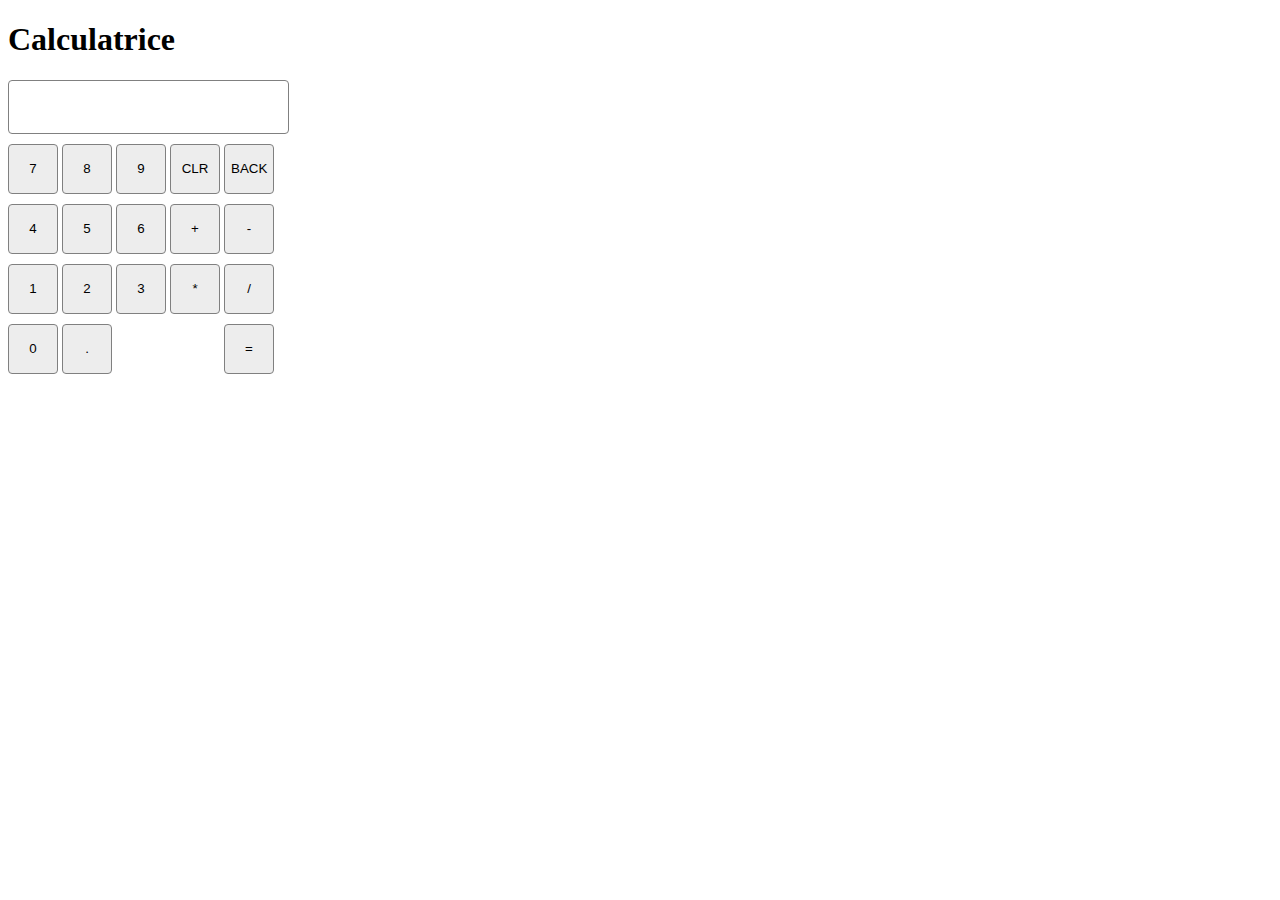
<file: assets/Calculatrice/Calculatrice.html>
<!DOCTYPE html>
<html lang="fr">
<head>
    <meta charset="UTF-8">
    <meta name="viewport" content="width=device-width, initial-scale=1.0">
    <title>Calculatrice</title>
    <link rel="stylesheet" href="Style.css">
    <script src="scriptCalcul.js"></script> 
</head>
<body>
    <h1>Calculatrice</h1>
    <input id="output" class="Champs"/>
    <br>
    <button onclick="afficher('7')">7</button>
    <button onclick="afficher('8')">8</button>
    <button onclick="afficher('9')">9</button>
    <button onclick="reset()">CLR</button>
    <button onclick="effacer()">BACK</button>
    <br>
    <button onclick="afficher('4')">4</button>
    <button onclick="afficher('5')">5</button>
    <button onclick="afficher('6')">6</button>
    <button onclick="afficher('+')">+</button>
    <button onclick="afficher('-')">-</button>
    <br>
    <button onclick="afficher('1')">1</button>
    <button onclick="afficher('2')">2</button>
    <button onclick="afficher('3')">3</button>
    <button onclick="afficher('*')">*</button>
    <button onclick="afficher('/')">/</button>
    <br>
    <button onclick="afficher('0')">0</button>
    <button onclick="afficher('.')">.</button>
    <button onclick="calculer()">=</button>
</body>
</html>
</file>
<file: style.css>
@import "common.css";

.contenu {
    height: 100vh;
    padding-top: 40px;
}

.intro {
    background: var(--color4);
    color:var(--color5);
}

.img1 {
    box-shadow:0px 0px 15px var(--color5);
    transition:1s;
    width:70%;
    height:150px;
    object-fit: cover;
}

.img-thumbnail {
    box-shadow:0px 0px 15px var(--color6);
    transition:1s;
    width:45%;
}

.img-thumbnail:hover, .img1:hover {
    filter: hue-rotate(90deg);
    transition:1s;
}

h4 span {
    text-decoration: underline var(--color5);
    font-family: 'Silkscreen', sans-serif;
}

.scrollspy-example {
    background: var(--color2);
    overflow-y: auto;
    overflow-x: hidden;
    text-align: justify;
}

.scrollspy-example p {
    margin-bottom: 0;
}

.scrollspy-example p span, .langues span {
    color:var(--color6);
    font-weight: bolder;
    font-family: 'Orbitron', sans-serif;
}

.bloc-infos {
    background-image: url('assets/images/bibli.gif');
    background-repeat: no-repeat;
    background-size: contain;
    background-position: right;
}

.progress-bar {
    background:var(--color5);
    transition:0.2s;
}

.progress-bar:hover{
    background:var(--color6);
    letter-spacing:2px;
}

.navonglet {
    background-image:linear-gradient(rgba(var(--rgba3), .75), rgba(var(--rgba3),0.75)), 
    url('assets/images/background.jpg');
    background-size: cover;
}

.navonglet a {
    color:var(--color5);
}

.navonglet a:hover {
    color:var(--color6);
}

@media (max-width: 1230px) {
    .bloc-infos {
        background-image: none;
    }
  }
</file>
<file: contact/style.css>
@import "../common.css";

body {
    background: var(--color3);
    padding-top:35px;
}

.card {
    border-color:var(--color6);
    background:var(--color2);
}

.card-title span {
    text-decoration: underline var(--color5);
    font-family: 'Silkscreen', sans-serif;
}

.input-group-text, .form-control {
    border-color:var(--color6) !important;
}

.input-group-text {
    background-color: var(--color5);
    color:var(--color1);
}

.Message {
    display: block;
    width:95%;
    border-bottom:3px solid var(--color6);
    margin:5px auto;
    font-family: 'Silkscreen', sans-serif;
}

.error {
    display: none;
    margin:7px auto 0;
    background: var(--color4);
    color:var(--color5);
    border:2px solid var(--color6);
    text-align: center;
    font-family: 'Orbitron', sans-serif;
    text-decoration: underline var(--color6);
}

button {
    background:var(--color5) !important;
    color:var(--color1) !important;
    letter-spacing: 5px;
    transition: 1s;
    text-decoration: underline var(--color1) !important;
    font-family: 'Orbitron', sans-serif !important;
}

button:hover {
    transition: 1s;
    letter-spacing: 10px;
    background: var(--color3) !important;
    color: var(--color5) !important;
    border: 3px solid var(--color5) !important;
    text-decoration: underline var(--color5) !important;
}

@media (min-width: 830px) {
    .card {
        width:50%;
        margin:auto;
    }
}
</file>
<file: créations/style.css>
@import "../common.css";

.creation {
    margin-top:40px;
    background:var(--color4) !important;
    background-image: url('../assets/images/yuki-terumi.gif') !important;
    background-size: contain !important;
    background-repeat: no-repeat !important;
}

.creation h2 {
    font-family: 'Silkscreen', sans-serif;
}

.creation em {
    font-family: 'Orbitron', sans-serif;
    font-size:15px;
}

.lead em {
    color:var(--color5);
}

.album {
    background: var(--color2);
}

h1 span {
    text-decoration: underline var(--color5);
    font-family: 'Silkscreen', sans-serif;
}

.card {
    border-color:var(--color6);
    background:var(--color3);
    color:var(--color1);
}

.card a {
    color:var(--color5);
}

.card-img-top {
    object-fit: cover;
    object-position: top;
}

.card em, .card i {
    color:var(--color5);
}

.card-title {
    font-family: 'Orbitron', sans-serif;
}

@media (max-width: 830px) {
    .creation {
        background-image: none !important;
    }
}
</file>
<file: assets/Deel/style.css>
:root {
    --bleu1: #1c4396;
    --bleu2: #ebf5fe;
}

.navbar, .pres {
    background: var(--bleu1) !important;
}

body, .card {
    background-color: var(--bleu2) !important;
}
</file>
<file: assets/Discord/index.css>
* {
    padding:0;
    margin:0;
}

.navbar {
    background:#404eed;
}

.header {
    background: #404eed;
    color:white;
    background-image: url('assets/header-background.svg');
    background-size: contain;
    background-position:right bottom;
    background-repeat: no-repeat;
}

.bouton {
    background: #f6f6f6;
}

.bouton a, .bouton2 a {
    text-decoration: none;
}

.bouton a {
    color: black;
}

.bouton2 a {
    color:white;
}

.bouton:hover {
    background: #f6f6f6;
    color:black;
}

@media only screen and (min-width: 768px) {
    .nav-item a {
        color:white !important;
    }
  }
</file>
<file: assets/Calculatrice/Style.css>
.Champs {
    height:50px;
    width:275px;
    border:1px solid gray;
    border-radius: 4px;
    margin-bottom: 5px;
}

button {
    height:50px;
    width:50px;
    border:1px solid gray;
    background:rgb(237, 237, 237);
    border-radius: 4px;
    text-align: center;
    cursor:pointer;
    margin:5px 0;
}

button:last-child {
    margin-left:108px;
}
</file>
